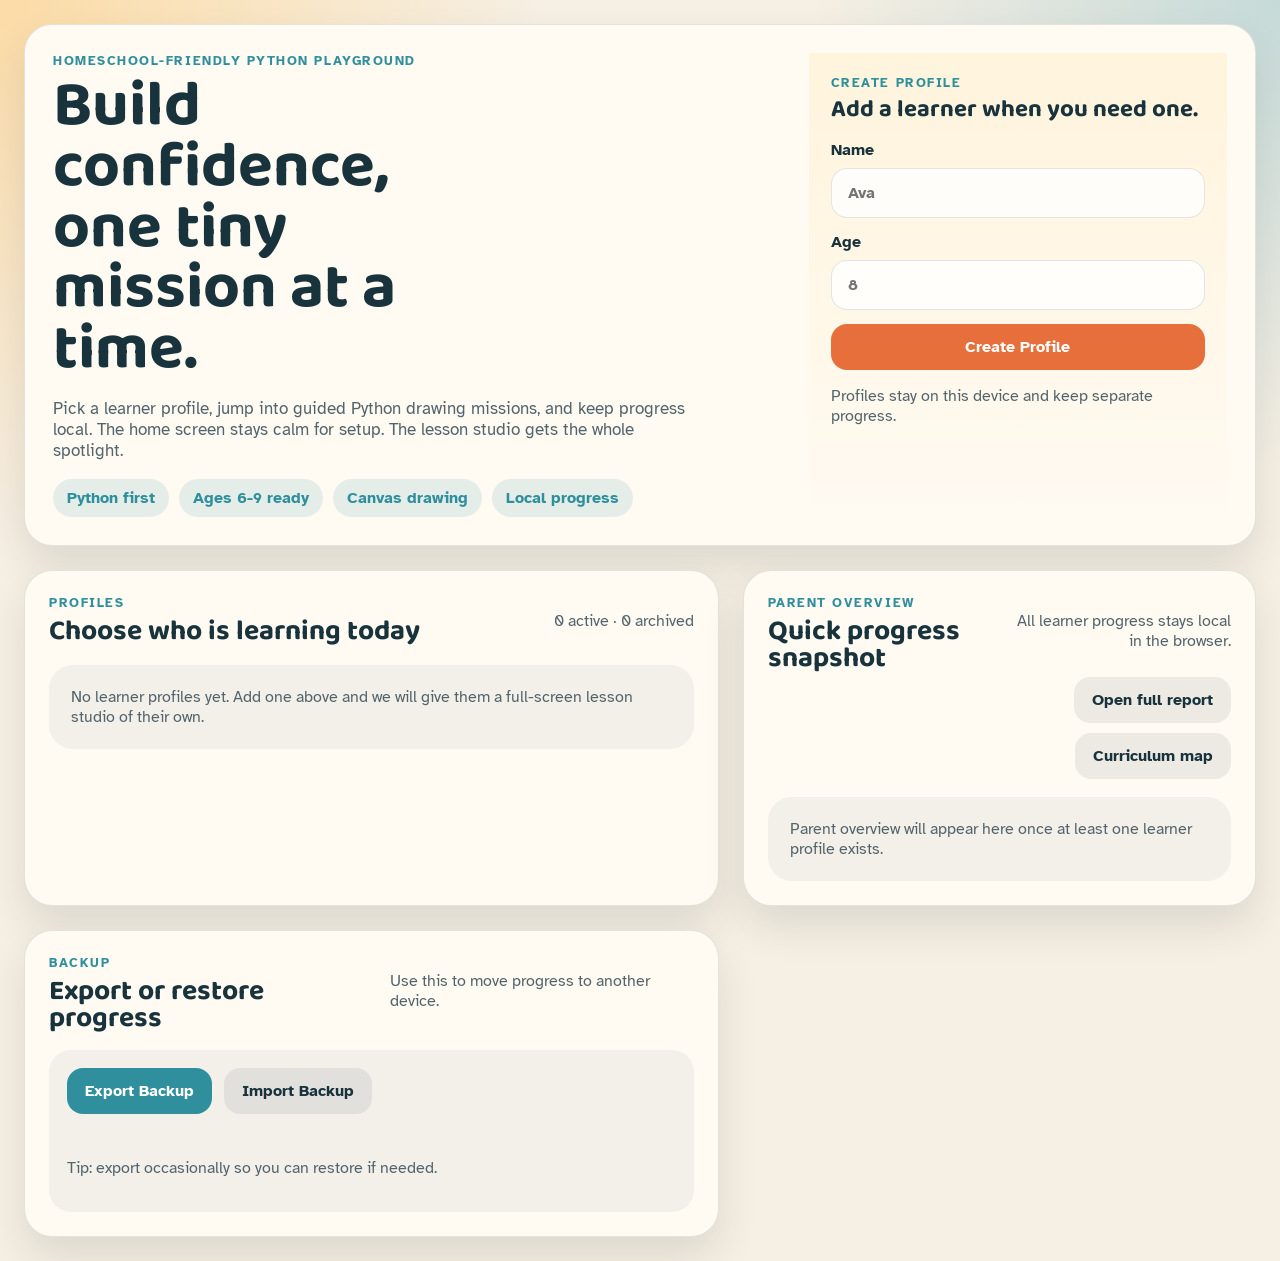
<file: app/index.html>
<!DOCTYPE html>
<html lang="en">
  <head>
    <meta charset="UTF-8" />
    <meta name="viewport" content="width=device-width, initial-scale=1.0" />
    <title>Homeschool Coders</title>
    <link rel="preconnect" href="https://fonts.googleapis.com" />
    <link rel="preconnect" href="https://fonts.gstatic.com" crossorigin />
    <link
      href="https://fonts.googleapis.com/css2?family=Baloo+2:wght@500;700&family=Atkinson+Hyperlegible:wght@400;700&display=swap"
      rel="stylesheet"
    />
    <link rel="stylesheet" href="./home.css" />
    <script type="module" src="./app.js"></script>
  </head>
  <body>
    <div class="home-shell">
      <header class="hero-card">
        <div class="hero-copy">
          <p class="eyebrow">Homeschool-friendly Python playground</p>
          <h1>Build confidence, one tiny mission at a time.</h1>
          <p class="hero-text">
            Pick a learner profile, jump into guided Python drawing missions, and keep progress local.
            The home screen stays calm for setup. The lesson studio gets the whole spotlight.
          </p>
          <div class="hero-pills">
            <span>Python first</span>
            <span>Ages 6-9 ready</span>
            <span>Canvas drawing</span>
            <span>Local progress</span>
          </div>
        </div>

        <section class="create-card" aria-labelledby="create-profile-title">
          <div>
            <p class="section-label">Create Profile</p>
            <h2 id="create-profile-title">Add a learner when you need one.</h2>
          </div>
          <form id="profile-form" class="profile-form">
            <label>
              <span>Name</span>
              <input id="profile-name" name="name" type="text" maxlength="32" placeholder="Ava" required />
            </label>
            <label>
              <span>Age</span>
              <input id="profile-age" name="age" type="number" min="4" max="99" placeholder="8" required />
            </label>
            <button type="submit" class="primary-button">Create Profile</button>
          </form>
          <p id="create-feedback" class="feedback-text">Profiles stay on this device and keep separate progress.</p>
        </section>
      </header>

      <main class="home-grid">
        <section class="panel" aria-labelledby="profiles-title">
          <div class="panel-head">
            <div>
              <p class="section-label">Profiles</p>
              <h2 id="profiles-title">Choose who is learning today</h2>
            </div>
            <p id="profile-count" class="meta-copy"></p>
          </div>
          <div id="profiles-grid" class="profiles-grid"></div>
          <details id="archived-details" class="archived-details">
            <summary>
              Archived profiles
              <span id="archived-count" class="meta-copy"></span>
            </summary>
            <div id="archived-grid" class="profiles-grid archived-grid"></div>
          </details>
        </section>

        <section class="panel" aria-labelledby="overview-title">
          <div class="panel-head">
            <div>
              <p class="section-label">Parent Overview</p>
              <h2 id="overview-title">Quick progress snapshot</h2>
            </div>
            <div class="panel-actions">
              <p class="meta-copy">All learner progress stays local in the browser.</p>
              <a id="open-report" class="ghost-button link-button" href="./report.html">Open full report</a>
              <a class="ghost-button link-button" href="./curriculum.html">Curriculum map</a>
            </div>
          </div>
          <div id="overview-grid" class="overview-grid"></div>
        </section>

        <section class="panel" aria-labelledby="backup-title">
          <div class="panel-head">
            <div>
              <p class="section-label">Backup</p>
              <h2 id="backup-title">Export or restore progress</h2>
            </div>
            <p class="meta-copy">Use this to move progress to another device.</p>
          </div>
          <div class="backup-card">
            <div class="backup-actions">
              <button id="export-backup" class="secondary-button" type="button">Export Backup</button>
              <label class="import-button">
                <input id="import-backup" type="file" accept="application/json" />
                <span class="ghost-button">Import Backup</span>
              </label>
            </div>
            <div id="offline-status" class="offline-status" aria-live="polite"></div>
            <p id="backup-feedback" class="feedback-text">Tip: export occasionally so you can restore if needed.</p>
          </div>
        </section>
      </main>
    </div>
  </body>
</html>
</file>
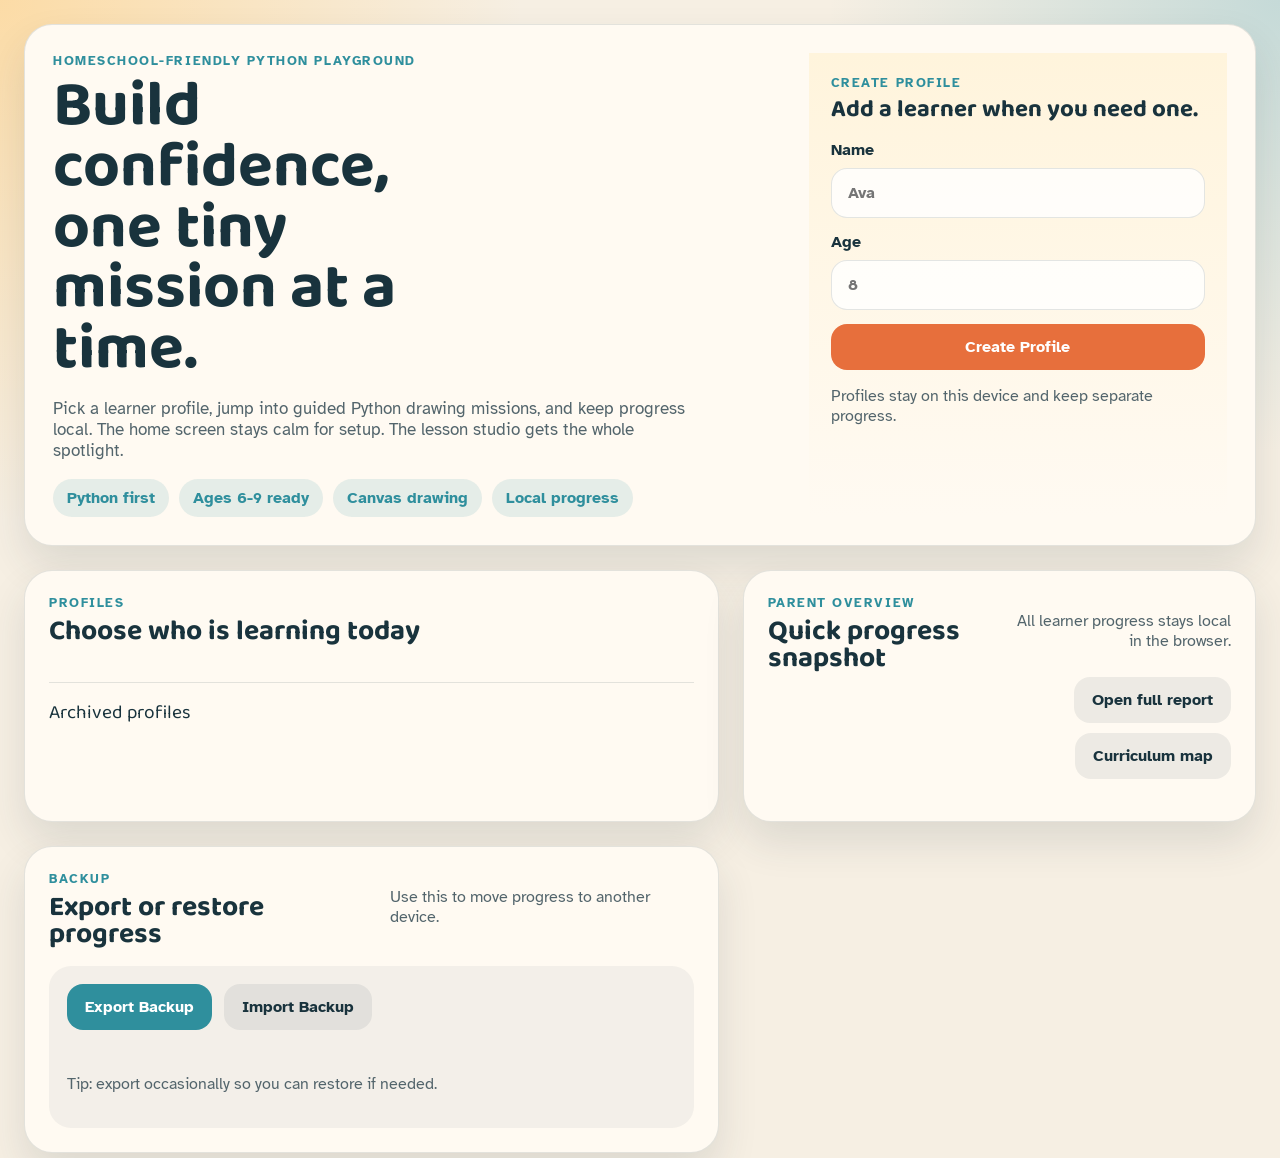
<file: app/curriculum.html>
<!DOCTYPE html>
<html lang="en">
  <head>
    <meta charset="UTF-8" />
    <meta name="viewport" content="width=device-width, initial-scale=1.0" />
    <title>Homeschool Coders Curriculum</title>
    <link rel="preconnect" href="https://fonts.googleapis.com" />
    <link rel="preconnect" href="https://fonts.gstatic.com" crossorigin />
    <link
      href="https://fonts.googleapis.com/css2?family=Baloo+2:wght@500;700&family=Atkinson+Hyperlegible:wght@400;700&display=swap"
      rel="stylesheet"
    />
    <link rel="stylesheet" href="./curriculum.css" />
    <script type="module" src="./curriculumPage.js"></script>
  </head>
  <body class="teacher-locked">
    <div class="curriculum-shell">
      <header class="curriculum-topbar">
        <div class="topbar-left">
          <a class="ghost-link" href="./index.html">Back Home</a>
          <a class="ghost-link" href="./report.html">Back to Report</a>
          <div>
            <p class="eyebrow">Teacher View</p>
            <h1>Curriculum Map</h1>
          </div>
        </div>
        <div class="topbar-right">
          <label class="profile-picker">
            <span>Learner</span>
            <select id="curriculum-profile-select"></select>
          </label>
          <div class="track-switcher" role="tablist" aria-label="Track chooser">
            <button id="track-kids" class="track-button" type="button">Kids Track</button>
            <button id="track-explorer" class="track-button" type="button">Explorer Track</button>
          </div>
          <button id="unlock-teacher" class="secondary-button" type="button">Unlock</button>
          <button id="lock-session" class="ghost-link" type="button" hidden>Lock session</button>
        </div>
      </header>

      <section class="summary-row">
        <article class="summary-card">
          <p class="eyebrow">Snapshot</p>
          <h2 id="summary-learner">Learner</h2>
          <p id="summary-track" class="meta"></p>
          <p id="summary-progress" class="meta"></p>
        </article>
        <article class="summary-card">
          <p class="eyebrow">How To Use</p>
          <h2>Teach With Units</h2>
          <p class="meta">
            Units group lessons into a sequence you can follow week-to-week. Click a lesson to open it in the Studio.
          </p>
        </article>
      </section>

      <main id="unit-list" class="unit-list"></main>
    </div>
  </body>
</html>
</file>
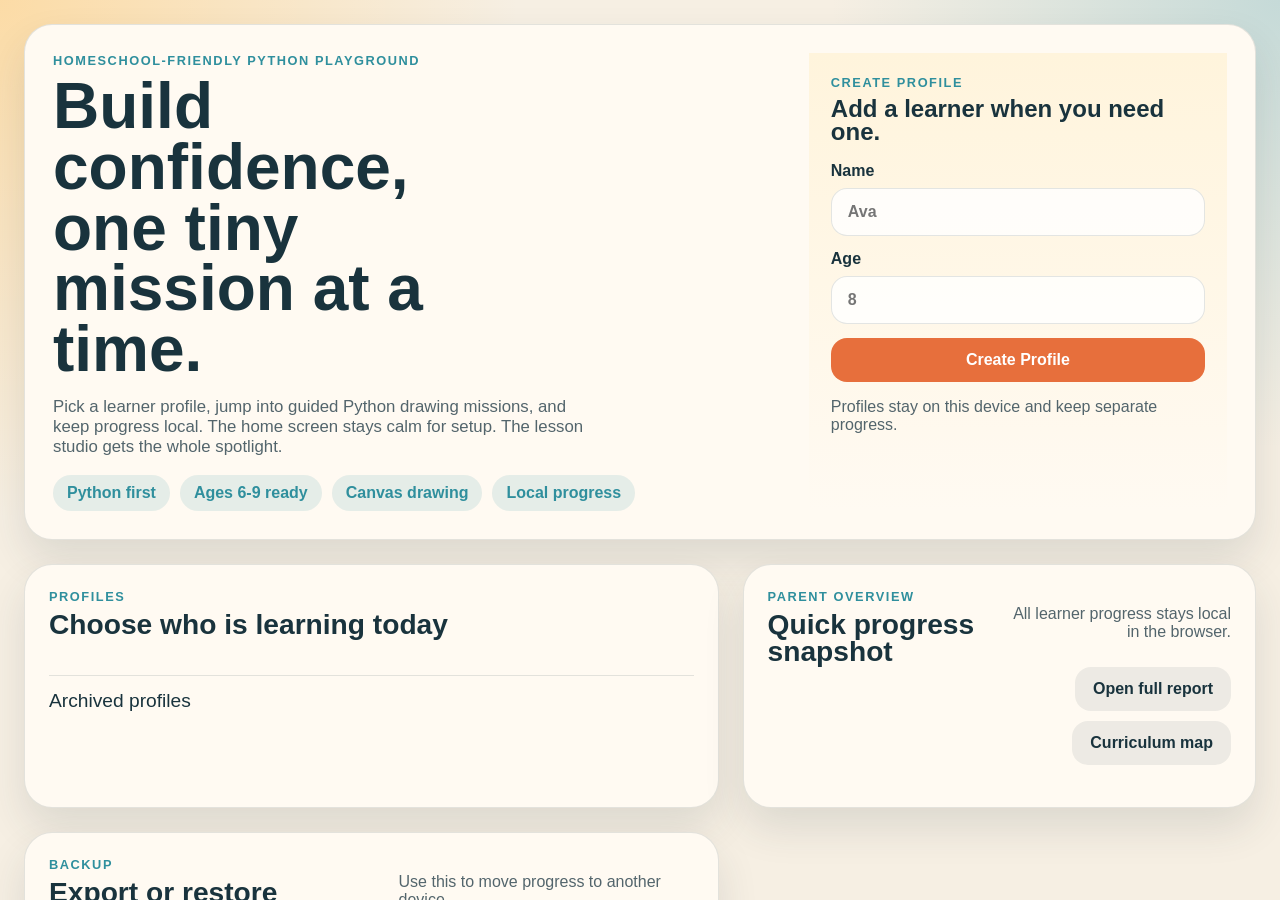
<file: app/learn.html>
<!DOCTYPE html>
<html lang="en">
  <head>
    <meta charset="UTF-8" />
    <meta name="viewport" content="width=device-width, initial-scale=1.0" />
    <title>Homeschool Coders Studio</title>
    <link rel="preconnect" href="https://fonts.googleapis.com" />
    <link rel="preconnect" href="https://fonts.gstatic.com" crossorigin />
    <link
      href="https://fonts.googleapis.com/css2?family=Baloo+2:wght@500;700&family=Atkinson+Hyperlegible:wght@400;700&display=swap"
      rel="stylesheet"
    />
    <link rel="stylesheet" href="./learn.css" />
    <script type="module" src="./learn.js"></script>
  </head>
  <body>
    <div class="studio-shell">
      <header class="studio-topbar">
        <div class="topbar-left">
          <a class="ghost-link" href="./index.html">Back Home</a>
          <a id="open-report-link" class="ghost-link" href="./report.html">Progress Report</a>
          <a id="print-lesson-link" class="ghost-link" href="./lesson.html">Print Lesson</a>
          <div>
            <p class="eyebrow">Learning Studio</p>
            <h1 id="workspace-title">Python Canvas Missions</h1>
          </div>
        </div>
        <div class="topbar-right">
          <label class="profile-picker">
            <span>Learner</span>
            <select id="workspace-profile-select"></select>
          </label>
          <div id="teacher-override-pill" class="teacher-override-pill" title="Teacher override enabled" aria-hidden="true">
            Teacher override: unlocked
          </div>
          <div class="track-switcher" role="tablist" aria-label="Track chooser">
            <button id="track-kids" class="track-button" type="button">Kids Track</button>
            <button id="track-explorer" class="track-button" type="button">Explorer Track</button>
          </div>
        </div>
      </header>

      <section class="lesson-hero">
        <div class="lesson-meta">
          <p class="eyebrow">Current Lesson</p>
          <h2 id="lesson-title">Loading lesson...</h2>
          <p id="lesson-unit" class="lesson-unit"></p>
          <p id="lesson-description" class="lesson-description"></p>
        </div>
        <div class="lesson-cards">
          <article class="info-card mission-card">
            <p class="info-label">Instructions</p>
            <p id="lesson-mission" class="info-copy"></p>
            <div id="lesson-steps" class="chip-row"></div>
          </article>
          <article class="info-card checkpoint-card">
            <p class="info-label">Checkpoint</p>
            <p id="checkpoint-copy" class="info-copy"></p>
            <div id="checkpoint-steps" class="checkpoint-steps"></div>
            <p id="lesson-hint" class="hint-copy"></p>
          </article>
        </div>
      </section>

      <main class="studio-grid sidebar-open">
        <aside id="studio-sidebar" class="studio-sidebar">
          <div class="sidebar-head">
            <div>
              <p class="eyebrow">Lesson Path</p>
              <h3 id="track-title">Track</h3>
              <p id="track-progress" class="sidebar-copy"></p>
            </div>
            <button id="toggle-sidebar" class="icon-button" type="button" aria-expanded="true">Collapse</button>
          </div>

          <div class="sidebar-tabs" role="tablist" aria-label="Sidebar sections">
            <button id="tab-missions" class="sidebar-tab active" type="button">Explorer</button>
            <button id="tab-badges" class="sidebar-tab" type="button">Badge Shelf</button>
          </div>

          <div id="panel-missions" class="sidebar-panel active">
            <div id="lesson-list" class="lesson-list"></div>
          </div>

          <div id="panel-badges" class="sidebar-panel">
            <p class="sidebar-copy">Every completed lesson lights up a new badge.</p>
            <div id="badge-shelf" class="badge-shelf"></div>
          </div>
        </aside>

        <section class="studio-column code-column">
          <div class="panel-head compact">
            <div>
              <p class="eyebrow">Integrated Studio</p>
              <h3>Write and run Python</h3>
            </div>
            <div class="action-row">
              <button id="run-python" class="primary-button" type="button">Run Python</button>
              <button id="cache-python" class="secondary-button" type="button" title="Download the Python runtime so this device can run lessons offline.">
                Cache Python Offline
              </button>
              <button id="reset-workspace" class="ghost-button" type="button">Reset</button>
            </div>
          </div>
          <p id="editor-micro-hint" class="editor-micro-hint"></p>
          <div class="hint-actions">
            <button id="show-hint" class="ghost-button" type="button">Show hint</button>
            <button id="stuck-help" class="ghost-button" type="button">I'm stuck</button>
          </div>
          <textarea id="code-editor" spellcheck="false" aria-label="Python editor"></textarea>
          <div class="status-row">
            <p id="editor-status">Loading workspace...</p>
            <p id="lesson-status" class="status-pill">In progress</p>
          </div>
          <section class="runtime-panel">
            <div class="panel-head compact runtime-head">
              <div>
                <p class="eyebrow">Runtime Log</p>
                <h3>Feedback</h3>
              </div>
            </div>
            <pre id="runtime-log">Runtime log will appear here.</pre>
            <p id="checkpoint-result" class="checkpoint-result">Run your code to see whether the mission checkpoint passes.</p>
            <section class="reference-panel">
              <div class="panel-head compact reference-head">
                <div>
                  <p class="eyebrow">Function Reference</p>
                  <h3>Usable commands</h3>
                </div>
              </div>
              <div id="function-reference" class="function-reference"></div>
            </section>

            <details class="example-panel" id="example-panel">
              <summary class="example-summary">
                <span>
                  <p class="eyebrow">Example</p>
                  <h3>See a sample solution</h3>
                </span>
              </summary>
              <div class="example-body">
                <p class="example-copy">
                  Try a few times first. If you are stuck, you can reveal an example and learn from it.
                </p>
                <div class="example-actions">
                  <button id="reveal-example" class="ghost-button" type="button">Reveal example</button>
                  <button id="copy-example" class="secondary-button" type="button" disabled>Copy to editor</button>
                </div>
                <pre id="example-code" class="example-code" aria-label="Example code">Example is hidden.</pre>
              </div>
            </details>

            <details class="notes-panel" id="lesson-notes-panel">
              <summary class="notes-summary">
                <span>
                  <p class="eyebrow">Notes</p>
                  <h3>Lesson notes (optional)</h3>
                </span>
              </summary>
              <div class="notes-body">
                <label class="notes-field">
                  <span>What did you build today?</span>
                  <textarea id="learner-notes" rows="3" placeholder="We drew a square by moving and turning four times."></textarea>
                </label>
                <label class="notes-field">
                  <span>Parent/Teacher notes</span>
                  <textarea id="parent-notes" rows="3" placeholder="What went well? What do we want to practice next time?"></textarea>
                </label>
                <p class="notes-meta" id="notes-status">Notes save automatically on this device.</p>
              </div>
            </details>
          </section>
        </section>

        <section class="studio-column visual-column">
          <article class="output-panel">
            <div class="panel-head compact">
              <div>
                <p class="eyebrow">Visual Output</p>
                <h3>Your canvas</h3>
              </div>
            </div>
            <canvas id="drawing-surface" width="900" height="560"></canvas>
          </article>

          <article class="preview-panel">
            <div class="panel-head compact">
              <div>
                <p class="eyebrow">Target Preview</p>
                <h3>Lesson example</h3>
              </div>
            </div>
            <canvas id="target-preview-canvas" width="420" height="180"></canvas>
            <p id="target-preview-copy" class="preview-copy"></p>
          </article>
        </section>
      </main>
    </div>

    <div id="celebration-modal" class="celebration-modal" aria-hidden="true">
      <div class="celebration-backdrop"></div>
      <div class="celebration-card">
        <div id="confetti-layer" class="confetti-layer" aria-hidden="true"></div>
        <p class="eyebrow">Lesson Complete</p>
        <h2 id="celebration-title">You did it!</h2>
        <div class="star-row" aria-label="Three stars earned">
          <span class="star">★</span>
          <span class="star">★</span>
          <span class="star">★</span>
        </div>
        <p id="celebration-copy" class="celebration-copy"></p>
        <div class="celebration-actions">
          <button id="close-celebration" class="ghost-button" type="button">Stay Here</button>
          <button id="next-lesson-button" class="primary-button" type="button">Next Lesson</button>
        </div>
      </div>
    </div>

    <div id="toast-layer" class="toast-layer" aria-live="polite" aria-atomic="true"></div>
  </body>
</html>
</file>
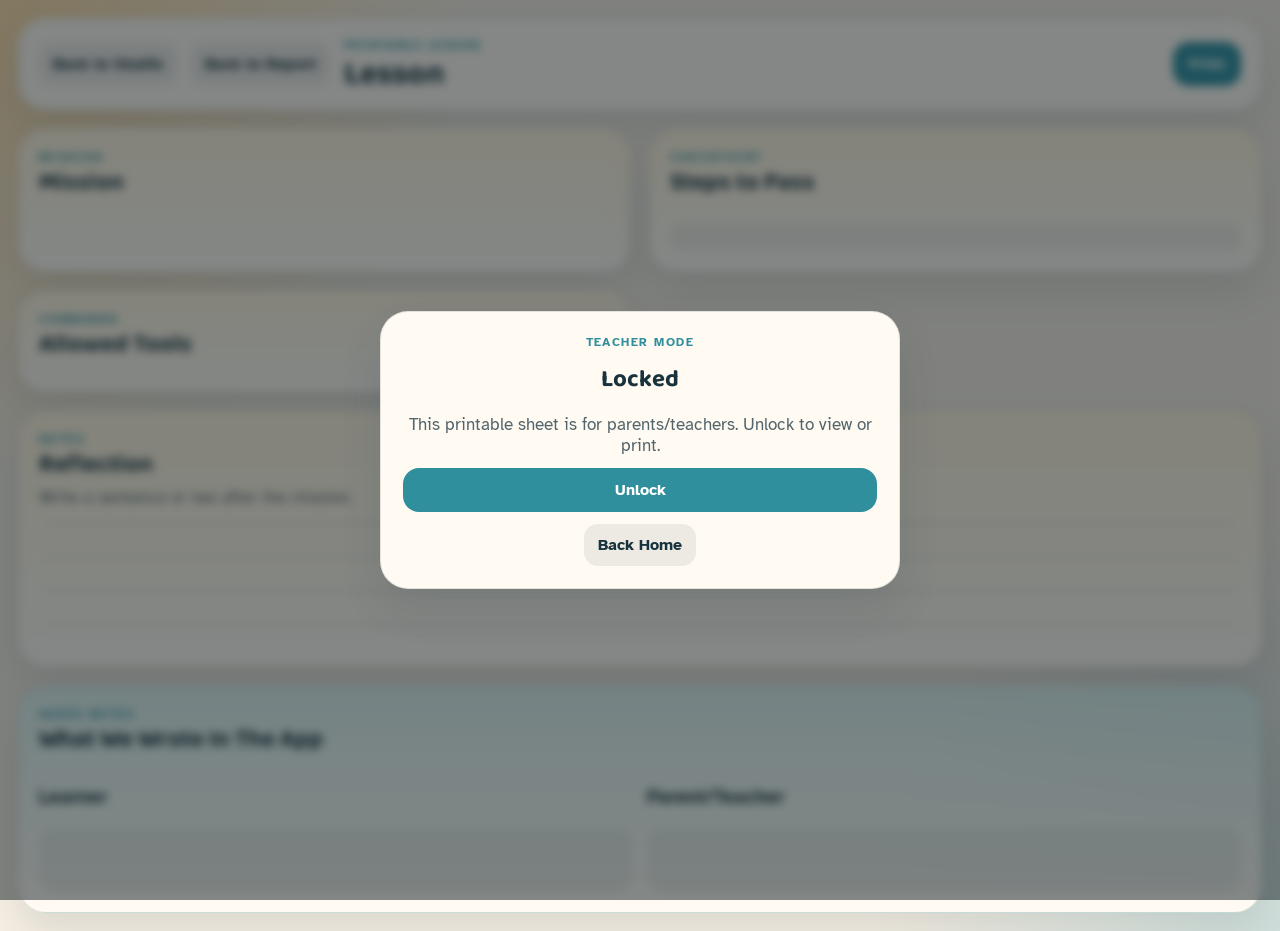
<file: app/lesson.html>
<!DOCTYPE html>
<html lang="en">
  <head>
    <meta charset="UTF-8" />
    <meta name="viewport" content="width=device-width, initial-scale=1.0" />
    <title>Homeschool Coders Lesson Sheet</title>
    <link rel="preconnect" href="https://fonts.googleapis.com" />
    <link rel="preconnect" href="https://fonts.gstatic.com" crossorigin />
    <link
      href="https://fonts.googleapis.com/css2?family=Baloo+2:wght@500;700&family=Atkinson+Hyperlegible:wght@400;700&display=swap"
      rel="stylesheet"
    />
    <link rel="stylesheet" href="./lesson.css" />
    <script type="module" src="./lesson.js"></script>
  </head>
  <body>
    <div class="sheet-shell">
      <div id="teacher-lock" class="teacher-lock" aria-hidden="true">
        <div class="teacher-lock-backdrop"></div>
        <div class="teacher-lock-card">
          <p class="eyebrow">Teacher Mode</p>
          <h2>Locked</h2>
          <p class="copy">This printable sheet is for parents/teachers. Unlock to view or print.</p>
          <button id="unlock-teacher" class="secondary-button" type="button">Unlock</button>
          <a class="ghost-link" href="./index.html">Back Home</a>
        </div>
      </div>
      <header class="sheet-topbar">
        <div class="topbar-left">
          <a id="back-studio" class="ghost-link" href="./learn.html">Back to Studio</a>
          <a id="back-report" class="ghost-link" href="./report.html">Back to Report</a>
          <div>
            <p class="eyebrow">Printable Lesson</p>
            <h1 id="sheet-title">Lesson</h1>
          </div>
        </div>
        <div class="topbar-right">
          <div class="meta-stack">
            <p id="sheet-learner" class="meta"></p>
            <p id="sheet-status" class="meta"></p>
          </div>
          <button id="print-sheet" class="secondary-button" type="button">Print</button>
        </div>
      </header>

      <main class="sheet-grid">
        <section class="sheet-card">
          <p class="eyebrow">Mission</p>
          <h2 id="mission-title">Mission</h2>
          <p id="mission-copy" class="copy"></p>
          <div id="target-steps" class="pill-row"></div>
        </section>

        <section class="sheet-card">
          <p class="eyebrow">Checkpoint</p>
          <h2>Steps to Pass</h2>
          <ol id="milestone-list" class="milestone-list"></ol>
          <p id="concept-copy" class="concept"></p>
        </section>

        <section class="sheet-card">
          <p class="eyebrow">Commands</p>
          <h2>Allowed Tools</h2>
          <div id="command-list" class="command-list"></div>
        </section>

        <section class="sheet-card notes-card">
          <p class="eyebrow">Notes</p>
          <h2>Reflection</h2>
          <p class="copy">Write a sentence or two after the mission.</p>
          <div class="note-lines" aria-hidden="true">
            <div></div>
            <div></div>
            <div></div>
            <div></div>
          </div>
        </section>

        <section class="sheet-card notes-card saved-notes-card">
          <p class="eyebrow">Saved Notes</p>
          <h2>What We Wrote In The App</h2>
          <p id="saved-notes-meta" class="copy"></p>
          <div class="saved-notes-grid">
            <div>
              <h3 class="saved-notes-title">Learner</h3>
              <p id="saved-notes-learner" class="saved-notes-body"></p>
            </div>
            <div>
              <h3 class="saved-notes-title">Parent/Teacher</h3>
              <p id="saved-notes-parent" class="saved-notes-body"></p>
            </div>
          </div>
        </section>
      </main>
    </div>
  </body>
</html>
</file>
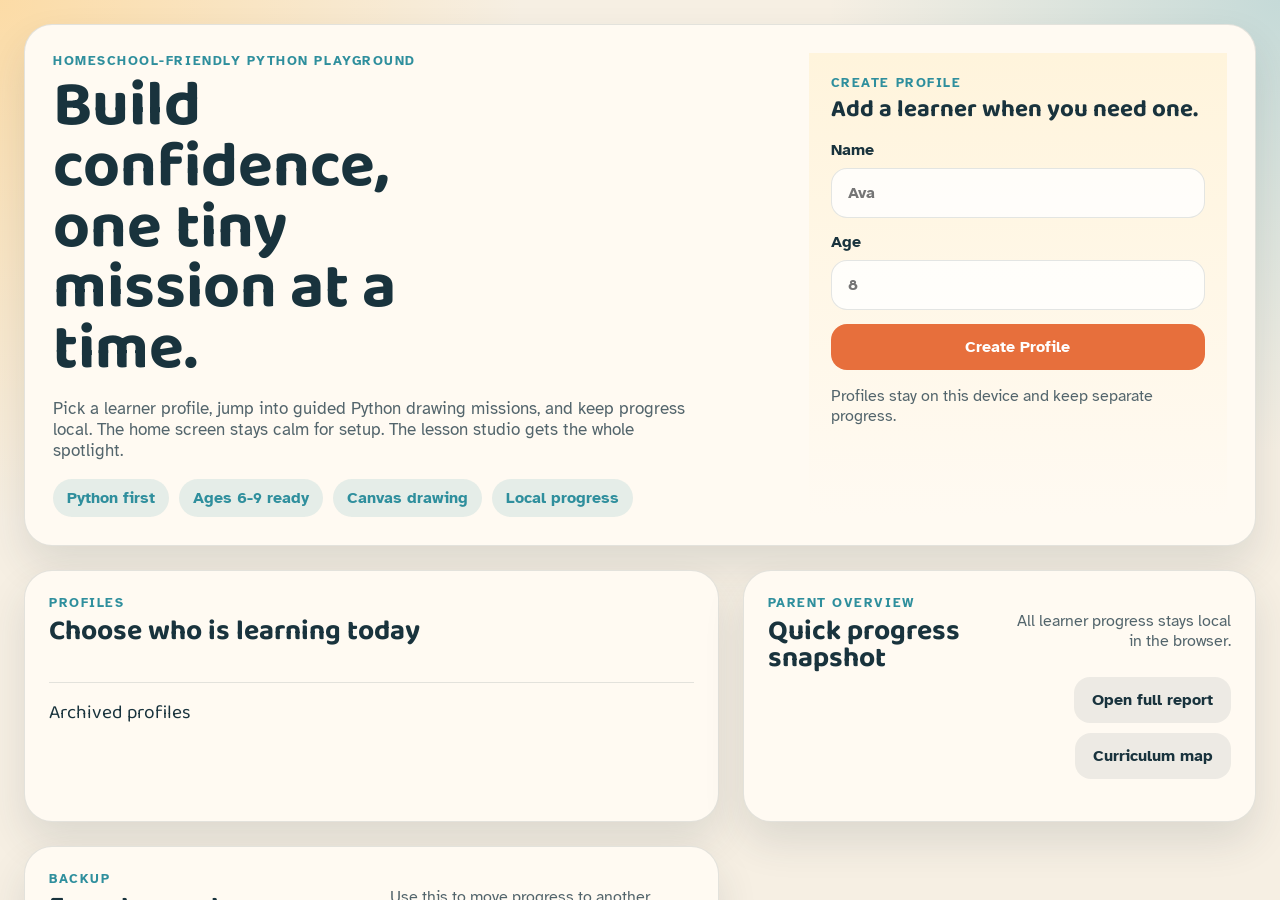
<file: app/report.html>
<!DOCTYPE html>
<html lang="en">
  <head>
    <meta charset="UTF-8" />
    <meta name="viewport" content="width=device-width, initial-scale=1.0" />
    <title>Homeschool Coders Progress Report</title>
    <link rel="preconnect" href="https://fonts.googleapis.com" />
    <link rel="preconnect" href="https://fonts.gstatic.com" crossorigin />
    <link
      href="https://fonts.googleapis.com/css2?family=Baloo+2:wght@500;700&family=Atkinson+Hyperlegible:wght@400;700&display=swap"
      rel="stylesheet"
    />
    <link rel="stylesheet" href="./report.css" />
    <script type="module" src="./report.js"></script>
  </head>
  <body>
    <div class="report-shell">
      <header class="report-topbar">
        <div class="topbar-left">
          <a class="ghost-link" href="./index.html">Back Home</a>
          <a class="ghost-link" href="./curriculum.html">Curriculum</a>
          <div>
            <p class="eyebrow">Teacher View</p>
            <h1>Progress Report</h1>
          </div>
        </div>
        <div class="topbar-right">
          <label class="profile-picker">
            <span>Learner</span>
            <select id="report-profile-select"></select>
          </label>
          <label class="toggle-pill">
            <input id="report-hide-completed" type="checkbox" />
            <span>Hide completed</span>
          </label>
          <button id="teacher-mode" class="ghost-link" type="button" aria-pressed="false">Teacher mode: Locked</button>
          <button id="lock-session" class="ghost-link" type="button" hidden>Lock session</button>
          <button id="print-report" class="secondary-button" type="button">Print</button>
        </div>
      </header>

      <section class="summary-grid">
        <article class="summary-card">
          <p class="eyebrow">Snapshot</p>
          <h2 id="summary-name">Learner</h2>
          <div class="summary-lines">
            <p id="summary-age"></p>
            <p id="summary-last-active"></p>
            <p id="summary-badges"></p>
          </div>
        </article>
        <article class="summary-card">
          <p class="eyebrow">Current</p>
          <h2 id="summary-track">Track</h2>
          <div class="summary-lines">
            <p id="summary-lesson"></p>
            <p id="summary-progress"></p>
          </div>
        </article>
        <article class="summary-card">
          <p class="eyebrow">Teacher Tools</p>
          <h2>Overrides</h2>
          <div class="summary-lines">
            <label class="toggle-pill tool-toggle" data-teacher-only="true">
              <input id="unlock-all-lessons" type="checkbox" />
              <span>Unlock all lessons</span>
            </label>
            <p class="meta-note">
              Lets you open any lesson in the Studio without completing previous lessons first.
            </p>
            <div class="teacher-actions">
              <button id="change-parent-code" class="ghost-link" type="button" data-teacher-only="true">Change parent code</button>
              <button id="clear-parent-code" class="ghost-link danger-link" type="button" data-teacher-only="true">Clear parent code</button>
            </div>
            <p id="teacher-lock-hint" class="lock-hint">
              Teacher mode is locked. Click “Teacher mode” in the top bar to edit overrides and notes.
            </p>
          </div>
        </article>
      </section>

      <section class="activity-section" aria-labelledby="activity-title">
        <div class="activity-head">
          <div>
            <p class="eyebrow">Log</p>
            <h2 id="activity-title">Recent activity</h2>
          </div>
          <button id="clear-activity" class="ghost-link" type="button" data-teacher-only="true">Clear</button>
        </div>
        <div id="activity-list" class="activity-list"></div>
      </section>

      <main id="track-sections" class="track-sections"></main>
    </div>

    <div id="notes-modal" class="notes-modal" aria-hidden="true">
      <div class="notes-backdrop" data-close-modal="true"></div>
      <div class="notes-card" role="dialog" aria-modal="true" aria-labelledby="notes-title">
        <div class="notes-head">
          <div>
            <p class="eyebrow">Lesson Notes</p>
            <h2 id="notes-title">Edit notes</h2>
            <p id="notes-subtitle" class="notes-subtitle"></p>
          </div>
          <button id="close-notes" class="ghost-link" type="button">Close</button>
        </div>

        <div class="notes-fields">
          <label class="notes-field">
            <span>Learner notes</span>
            <textarea id="notes-learner" rows="4" placeholder="What did you build today?"></textarea>
          </label>
          <label class="notes-field">
            <span>Parent/Teacher notes</span>
            <textarea id="notes-parent" rows="4" placeholder="What went well? What should we practice next?"></textarea>
          </label>
        </div>

        <div class="notes-actions">
          <a id="notes-open-sheet" class="ghost-link" href="./lesson.html">Open printable sheet</a>
          <button id="unlock-teacher" class="ghost-link" type="button">Unlock teacher mode</button>
          <button id="save-notes" class="secondary-button" type="button" data-teacher-only="true">Save notes</button>
        </div>

        <p id="notes-status" class="notes-status"></p>
      </div>
    </div>
  </body>
</html>
</file>
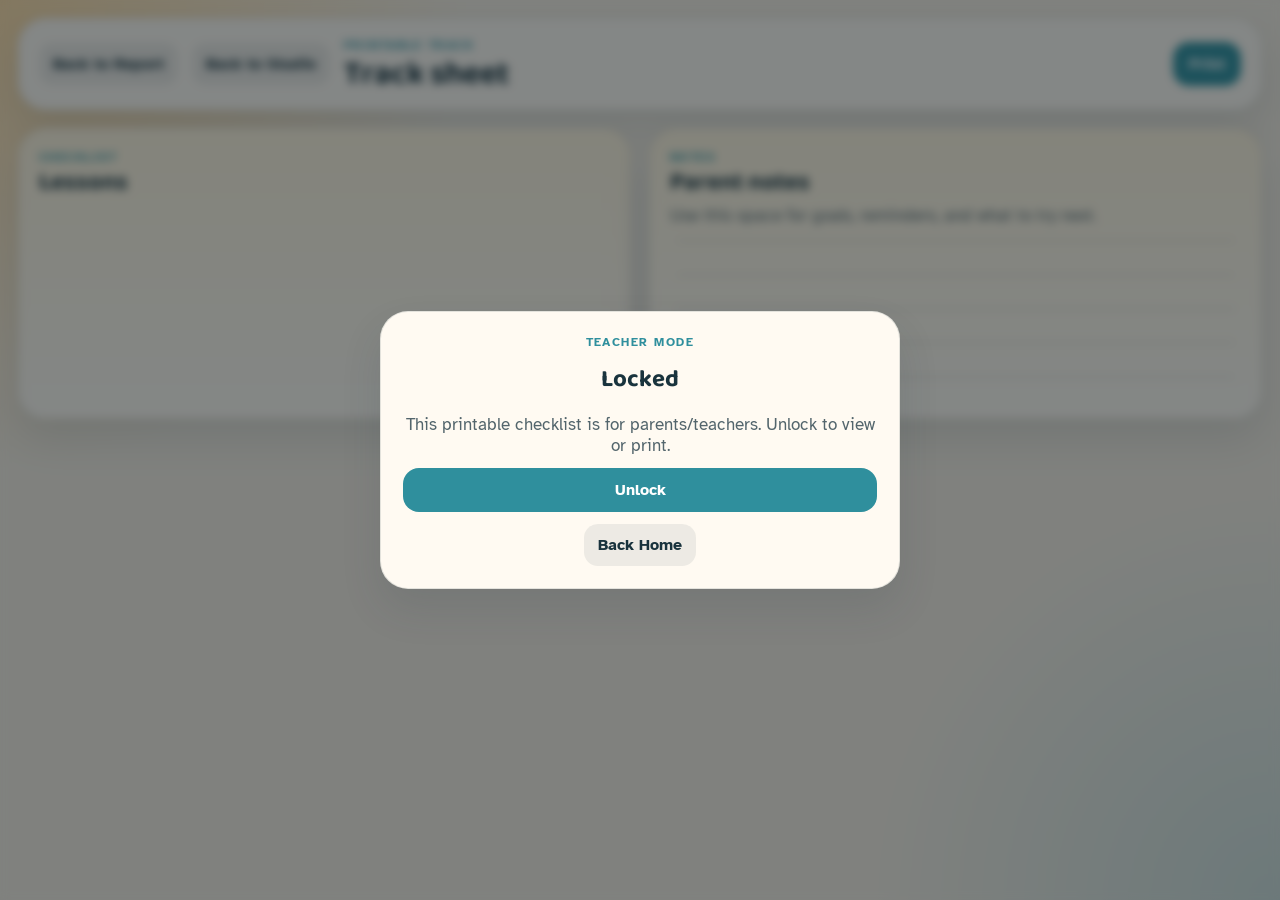
<file: app/track.html>
<!DOCTYPE html>
<html lang="en">
  <head>
    <meta charset="UTF-8" />
    <meta name="viewport" content="width=device-width, initial-scale=1.0" />
    <title>Homeschool Coders Track Sheet</title>
    <link rel="preconnect" href="https://fonts.googleapis.com" />
    <link rel="preconnect" href="https://fonts.gstatic.com" crossorigin />
    <link
      href="https://fonts.googleapis.com/css2?family=Baloo+2:wght@500;700&family=Atkinson+Hyperlegible:wght@400;700&display=swap"
      rel="stylesheet"
    />
    <link rel="stylesheet" href="./track.css" />
    <script type="module" src="./track.js"></script>
  </head>
  <body>
    <div class="track-shell">
      <div id="teacher-lock" class="teacher-lock" aria-hidden="true">
        <div class="teacher-lock-backdrop"></div>
        <div class="teacher-lock-card">
          <p class="eyebrow">Teacher Mode</p>
          <h2>Locked</h2>
          <p class="copy">This printable checklist is for parents/teachers. Unlock to view or print.</p>
          <button id="unlock-teacher" class="secondary-button" type="button">Unlock</button>
          <a class="ghost-link" href="./index.html">Back Home</a>
        </div>
      </div>
      <header class="track-topbar">
        <div class="topbar-left">
          <a id="back-report" class="ghost-link" href="./report.html">Back to Report</a>
          <a id="back-studio" class="ghost-link" href="./learn.html">Back to Studio</a>
          <div>
            <p class="eyebrow">Printable Track</p>
            <h1 id="track-title">Track sheet</h1>
          </div>
        </div>
        <div class="topbar-right">
          <div class="meta-stack">
            <p id="track-learner" class="meta"></p>
            <p id="track-progress" class="meta"></p>
          </div>
          <button id="print-track" class="secondary-button" type="button">Print</button>
        </div>
      </header>

      <main class="track-grid">
        <section class="track-card">
          <p class="eyebrow">Checklist</p>
          <h2>Lessons</h2>
          <ol id="track-lessons" class="lesson-list"></ol>
        </section>

        <section class="track-card">
          <p class="eyebrow">Notes</p>
          <h2>Parent notes</h2>
          <p class="copy">Use this space for goals, reminders, and what to try next.</p>
          <div class="note-lines" aria-hidden="true">
            <div></div>
            <div></div>
            <div></div>
            <div></div>
            <div></div>
          </div>
        </section>
      </main>
    </div>
  </body>
</html>
</file>
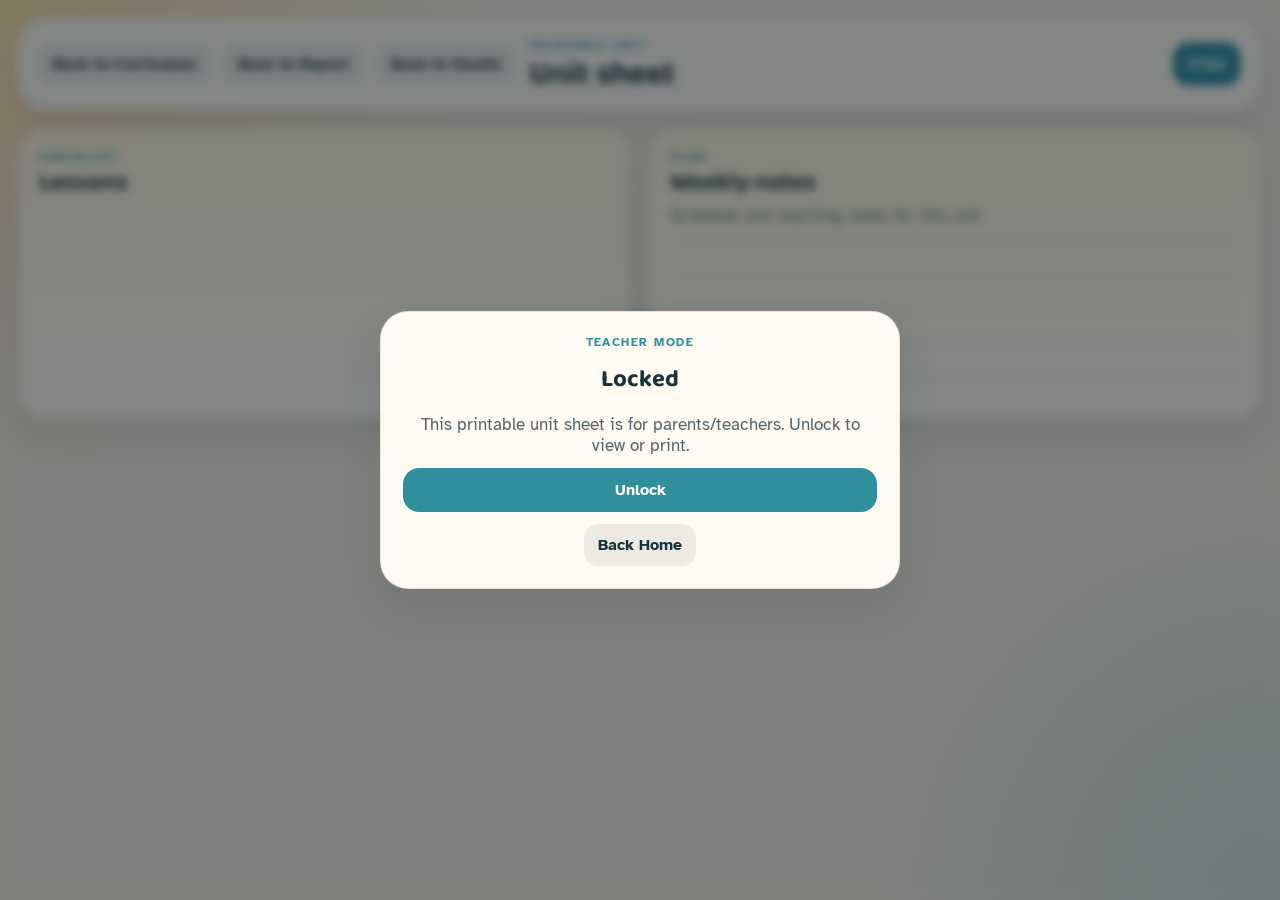
<file: app/unit.html>
<!DOCTYPE html>
<html lang="en">
  <head>
    <meta charset="UTF-8" />
    <meta name="viewport" content="width=device-width, initial-scale=1.0" />
    <title>Homeschool Coders Unit Sheet</title>
    <link rel="preconnect" href="https://fonts.googleapis.com" />
    <link rel="preconnect" href="https://fonts.gstatic.com" crossorigin />
    <link
      href="https://fonts.googleapis.com/css2?family=Baloo+2:wght@500;700&family=Atkinson+Hyperlegible:wght@400;700&display=swap"
      rel="stylesheet"
    />
    <link rel="stylesheet" href="./unit.css" />
    <script type="module" src="./unit.js"></script>
  </head>
  <body>
    <div class="unit-shell">
      <div id="teacher-lock" class="teacher-lock" aria-hidden="true">
        <div class="teacher-lock-backdrop"></div>
        <div class="teacher-lock-card">
          <p class="eyebrow">Teacher Mode</p>
          <h2>Locked</h2>
          <p class="copy">This printable unit sheet is for parents/teachers. Unlock to view or print.</p>
          <button id="unlock-teacher" class="secondary-button" type="button">Unlock</button>
          <a class="ghost-link" href="./index.html">Back Home</a>
        </div>
      </div>

      <header class="unit-topbar">
        <div class="topbar-left">
          <a id="back-curriculum" class="ghost-link" href="./curriculum.html">Back to Curriculum</a>
          <a id="back-report" class="ghost-link" href="./report.html">Back to Report</a>
          <a id="back-studio" class="ghost-link" href="./learn.html">Back to Studio</a>
          <div>
            <p class="eyebrow">Printable Unit</p>
            <h1 id="unit-title">Unit sheet</h1>
          </div>
        </div>
        <div class="topbar-right">
          <div class="meta-stack">
            <p id="unit-learner" class="meta"></p>
            <p id="unit-progress" class="meta"></p>
          </div>
          <button id="print-unit" class="secondary-button" type="button">Print</button>
        </div>
      </header>

      <main class="unit-grid">
        <section class="unit-card">
          <p class="eyebrow">Checklist</p>
          <h2>Lessons</h2>
          <ol id="unit-lessons" class="lesson-list"></ol>
        </section>

        <section class="unit-card">
          <p class="eyebrow">Plan</p>
          <h2>Weekly notes</h2>
          <p class="copy">Schedule and teaching notes for this unit.</p>
          <div class="note-lines" aria-hidden="true">
            <div></div>
            <div></div>
            <div></div>
            <div></div>
            <div></div>
          </div>
        </section>
      </main>
    </div>
  </body>
</html>
</file>
<file: app/home.css>
:root {
  --bg: #f6efe3;
  --panel: #fffaf2;
  --panel-strong: #fff4dc;
  --ink: #19333d;
  --muted: #53656c;
  --line: rgba(25, 51, 61, 0.12);
  --orange: #e76f3c;
  --teal: #2f8f9d;
  --blue: #457bff;
  --gold: #f4bf4f;
  --shadow: 0 20px 40px rgba(42, 57, 65, 0.12);
}

* {
  box-sizing: border-box;
}

body {
  margin: 0;
  min-height: 100vh;
  font-family: "Atkinson Hyperlegible", sans-serif;
  color: var(--ink);
  background:
    radial-gradient(circle at top left, rgba(255, 209, 134, 0.65), transparent 30%),
    radial-gradient(circle at top right, rgba(95, 174, 193, 0.32), transparent 26%),
    var(--bg);
}

button,
input {
  font: inherit;
}

.home-shell {
  width: 100%;
  padding: 24px;
}

.hero-card,
.panel,
.profile-card,
.overview-card {
  border: 1px solid var(--line);
  border-radius: 28px;
  background: var(--panel);
  box-shadow: var(--shadow);
}

.hero-card {
  display: grid;
  grid-template-columns: minmax(0, 1.4fr) minmax(320px, 0.8fr);
  gap: 24px;
  padding: 28px;
}

.eyebrow,
.section-label {
  margin: 0 0 8px;
  text-transform: uppercase;
  letter-spacing: 0.12em;
  font-size: 0.8rem;
  color: var(--teal);
  font-weight: 700;
}

.hero-copy h1,
.panel-head h2,
.create-card h2 {
  margin: 0;
  font-family: "Baloo 2", sans-serif;
  font-weight: 700;
  line-height: 0.95;
}

.hero-copy h1 {
  max-width: 12ch;
  font-size: clamp(2.6rem, 5vw, 4.8rem);
}

.hero-text,
.meta-copy,
.feedback-text,
.profile-stat,
.overview-copy {
  color: var(--muted);
}

.hero-text {
  max-width: 58ch;
  font-size: 1.05rem;
}

.hero-pills {
  display: flex;
  flex-wrap: wrap;
  gap: 10px;
  margin-top: 18px;
}

.hero-pills span,
.track-chip {
  display: inline-flex;
  align-items: center;
  gap: 8px;
  border-radius: 999px;
  padding: 9px 14px;
  background: rgba(47, 143, 157, 0.12);
  color: var(--teal);
  font-weight: 700;
}

.create-card {
  padding: 22px;
  background: linear-gradient(180deg, var(--panel-strong), var(--panel));
}

.profile-form {
  display: grid;
  gap: 14px;
  margin-top: 18px;
}

.profile-form label {
  display: grid;
  gap: 8px;
  font-weight: 700;
}

.profile-form input {
  width: 100%;
  border-radius: 16px;
  border: 1px solid var(--line);
  padding: 14px 16px;
  background: rgba(255, 255, 255, 0.8);
}

.primary-button,
.secondary-button,
.ghost-button {
  border: none;
  border-radius: 16px;
  padding: 13px 18px;
  cursor: pointer;
  font-weight: 700;
  display: inline-flex;
  align-items: center;
  justify-content: center;
  text-decoration: none;
}

.primary-button {
  background: var(--orange);
  color: white;
}

.secondary-button {
  background: var(--teal);
  color: white;
}

.ghost-button {
  background: rgba(25, 51, 61, 0.08);
  color: var(--ink);
}

.danger-button {
  background: rgba(231, 111, 60, 0.14);
  color: #a13a1a;
}

.home-grid {
  display: grid;
  grid-template-columns: minmax(0, 1.15fr) minmax(320px, 0.85fr);
  gap: 24px;
  margin-top: 24px;
}

.backup-card {
  display: grid;
  gap: 14px;
  padding: 18px;
  border-radius: 22px;
  background: rgba(25, 51, 61, 0.05);
}

.offline-status {
  display: grid;
  gap: 10px;
}

.offline-pill {
  display: inline-flex;
  align-items: center;
  justify-content: space-between;
  gap: 12px;
  padding: 12px 14px;
  border-radius: 18px;
  background: rgba(47, 143, 157, 0.12);
  color: var(--ink);
  font-weight: 800;
}

.offline-pill strong {
  font-family: "Baloo 2", sans-serif;
  font-size: 1.15rem;
}

.offline-pill button {
  border: none;
  border-radius: 14px;
  padding: 10px 12px;
  cursor: pointer;
  font-weight: 800;
  background: rgba(25, 51, 61, 0.08);
  color: var(--ink);
}

.offline-pill button:hover {
  background: rgba(25, 51, 61, 0.12);
}

.backup-actions {
  display: flex;
  flex-wrap: wrap;
  gap: 12px;
}

.import-button {
  position: relative;
  display: inline-flex;
}

.import-button input {
  position: absolute;
  width: 1px;
  height: 1px;
  overflow: hidden;
  clip: rect(0, 0, 0, 0);
  white-space: nowrap;
}

.panel {
  padding: 24px;
}

.panel-head {
  display: flex;
  align-items: flex-start;
  justify-content: space-between;
  gap: 18px;
  margin-bottom: 18px;
}

.panel-actions {
  display: grid;
  gap: 10px;
  justify-items: end;
  text-align: right;
}

.link-button {
  white-space: nowrap;
}

.panel-head h2 {
  font-size: clamp(1.7rem, 2.2vw, 2.4rem);
}

.profiles-grid,
.overview-grid {
  display: grid;
  gap: 16px;
}

.profiles-grid {
  grid-template-columns: repeat(auto-fit, minmax(250px, 1fr));
}

.archived-details {
  margin-top: 18px;
  border-top: 1px solid rgba(25, 51, 61, 0.12);
  padding-top: 14px;
}

.archived-details summary {
  cursor: pointer;
  display: flex;
  align-items: baseline;
  justify-content: space-between;
  gap: 12px;
  font-family: "Baloo 2", sans-serif;
  font-size: 1.2rem;
}

.archived-grid {
  margin-top: 14px;
}

.archived-card {
  background: rgba(25, 51, 61, 0.04);
}

.profile-card,
.overview-card {
  padding: 18px;
}

.profile-card {
  display: grid;
  gap: 14px;
}

.profile-top {
  display: flex;
  align-items: center;
  justify-content: space-between;
  gap: 14px;
}

.avatar-dot {
  width: 54px;
  height: 54px;
  border-radius: 18px;
  color: white;
  font-family: "Baloo 2", sans-serif;
  font-size: 1.5rem;
  display: grid;
  place-items: center;
}

.profile-name {
  margin: 0;
  font-family: "Baloo 2", sans-serif;
  font-size: 1.8rem;
}

.profile-age {
  margin: 4px 0 0;
  color: var(--muted);
}

.track-chip {
  justify-self: start;
}

.profile-stats {
  display: grid;
  grid-template-columns: repeat(3, minmax(0, 1fr));
  gap: 10px;
}

.stat-box {
  padding: 12px;
  border-radius: 18px;
  background: rgba(25, 51, 61, 0.06);
}

.stat-box strong {
  display: block;
  font-size: 1.25rem;
  font-family: "Baloo 2", sans-serif;
}

.profile-actions {
  display: flex;
  gap: 10px;
  flex-wrap: wrap;
}

.overview-grid {
  grid-template-columns: repeat(auto-fit, minmax(210px, 1fr));
}

.overview-card {
  background: linear-gradient(180deg, rgba(255, 244, 220, 0.9), rgba(255, 250, 242, 1));
}

.overview-card h3,
.overview-card p {
  margin: 0;
}

.overview-card h3 {
  font-family: "Baloo 2", sans-serif;
  font-size: 1.6rem;
}

.overview-stack {
  display: grid;
  gap: 8px;
  margin-top: 12px;
}

.overview-actions {
  display: flex;
  justify-content: flex-end;
  margin-top: 12px;
}

.overview-actions .ghost-button {
  padding: 10px 14px;
  border-radius: 14px;
}

.empty-state {
  padding: 22px;
  border-radius: 24px;
  background: rgba(25, 51, 61, 0.05);
  color: var(--muted);
}

@media (max-width: 980px) {
  .hero-card,
  .home-grid {
    grid-template-columns: 1fr;
  }
}

@media (max-width: 640px) {
  .home-shell {
    padding: 16px;
  }

  .hero-card,
  .panel {
    padding: 20px;
  }

  .profile-stats {
    grid-template-columns: 1fr;
  }
}
</file>
<file: app/curriculum.css>
:root {
  --bg: #f6efe3;
  --panel: #fffaf2;
  --panel-strong: #fff4dc;
  --ink: #19333d;
  --muted: #53656c;
  --line: rgba(25, 51, 61, 0.12);
  --orange: #e76f3c;
  --teal: #2f8f9d;
  --blue: #457bff;
  --green: #4e9f69;
  --shadow: 0 20px 40px rgba(42, 57, 65, 0.12);
}

* {
  box-sizing: border-box;
}

body {
  margin: 0;
  min-height: 100vh;
  font-family: "Atkinson Hyperlegible", sans-serif;
  color: var(--ink);
  background:
    radial-gradient(circle at top left, rgba(255, 209, 134, 0.65), transparent 30%),
    radial-gradient(circle at bottom right, rgba(95, 174, 193, 0.26), transparent 26%),
    var(--bg);
}

button,
select {
  font: inherit;
}

.curriculum-shell {
  width: 100%;
  padding: 18px;
  display: grid;
  gap: 18px;
}

.curriculum-topbar,
.summary-card,
.unit-card {
  border: 1px solid var(--line);
  border-radius: 28px;
  background: var(--panel);
  box-shadow: var(--shadow);
}

.curriculum-topbar {
  padding: 18px 20px;
  display: flex;
  justify-content: space-between;
  align-items: center;
  gap: 16px;
}

.topbar-left,
.topbar-right {
  display: flex;
  align-items: center;
  gap: 14px;
  flex-wrap: wrap;
}

.ghost-link {
  color: var(--ink);
  text-decoration: none;
  font-weight: 700;
  padding: 11px 14px;
  border-radius: 14px;
  background: rgba(25, 51, 61, 0.08);
}

.secondary-button {
  border: none;
  border-radius: 16px;
  padding: 12px 16px;
  cursor: pointer;
  font-weight: 800;
  background: var(--teal);
  color: white;
}

.eyebrow {
  margin: 0 0 6px;
  text-transform: uppercase;
  letter-spacing: 0.12em;
  font-size: 0.78rem;
  color: var(--teal);
  font-weight: 700;
}

h1,
h2,
p {
  margin: 0;
}

h1,
h2 {
  font-family: "Baloo 2", sans-serif;
  line-height: 1;
}

.profile-picker {
  display: grid;
  gap: 6px;
  font-weight: 800;
}

.profile-picker select {
  min-width: 240px;
  border: 1px solid var(--line);
  border-radius: 16px;
  background: white;
  padding: 12px 14px;
}

.track-switcher {
  display: inline-flex;
  gap: 8px;
  background: rgba(25, 51, 61, 0.06);
  padding: 6px;
  border-radius: 18px;
}

.track-button {
  cursor: pointer;
  padding: 12px 15px;
  font-weight: 800;
  border: none;
  border-radius: 16px;
}

.track-button.active {
  background: var(--orange);
  color: white;
}

.track-button:not(.active) {
  background: rgba(25, 51, 61, 0.08);
  color: var(--ink);
}

.summary-row {
  display: grid;
  grid-template-columns: repeat(2, minmax(0, 1fr));
  gap: 18px;
}

.summary-card {
  padding: 20px;
  background: linear-gradient(180deg, var(--panel-strong), var(--panel));
}

.meta {
  margin-top: 10px;
  color: var(--muted);
  font-weight: 800;
  max-width: 62ch;
}

.unit-list {
  display: grid;
  gap: 18px;
}

.unit-card {
  padding: 20px;
}

.unit-head {
  display: flex;
  align-items: flex-start;
  justify-content: space-between;
  gap: 12px;
  flex-wrap: wrap;
  margin-bottom: 14px;
}

.unit-actions {
  display: flex;
  gap: 10px;
  flex-wrap: wrap;
}

.unit-progress {
  color: var(--muted);
  font-weight: 800;
}

.lesson-grid {
  display: grid;
  grid-template-columns: repeat(auto-fit, minmax(260px, 1fr));
  gap: 12px;
}

.lesson-card {
  border: 1px solid rgba(25, 51, 61, 0.12);
  border-radius: 22px;
  padding: 14px;
  background: rgba(255, 255, 255, 0.78);
  display: grid;
  gap: 8px;
  text-align: left;
  cursor: pointer;
}

.lesson-card strong {
  font-family: "Baloo 2", sans-serif;
  font-size: 1.25rem;
}

.lesson-card span {
  color: var(--muted);
  font-weight: 700;
}

.pill {
  display: inline-flex;
  align-items: center;
  justify-content: center;
  width: fit-content;
  border-radius: 999px;
  padding: 8px 12px;
  font-weight: 900;
}

.pill.done {
  background: rgba(78, 159, 105, 0.14);
  color: var(--green);
}

.pill.todo {
  background: rgba(69, 123, 255, 0.12);
  color: var(--blue);
}

.teacher-locked .unit-list {
  opacity: 0.45;
  filter: blur(1px);
  pointer-events: none;
}

.teacher-locked .summary-row {
  opacity: 0.85;
}

@media (max-width: 980px) {
  .summary-row {
    grid-template-columns: 1fr;
  }

  .profile-picker select {
    min-width: 200px;
  }
}
</file>
<file: app/learn.css>
:root {
  --bg: #f3ecdf;
  --panel: #fffaf1;
  --panel-strong: #fff1d5;
  --ink: #19333d;
  --muted: #5a6b71;
  --line: rgba(25, 51, 61, 0.12);
  --orange: #e86e3b;
  --teal: #2e8d9b;
  --blue: #457bff;
  --gold: #f4bf4f;
  --green: #4e9f69;
  --shadow: 0 18px 35px rgba(35, 53, 63, 0.12);
}

* {
  box-sizing: border-box;
}

body {
  margin: 0;
  min-height: 100vh;
  font-family: "Atkinson Hyperlegible", sans-serif;
  color: var(--ink);
  background:
    radial-gradient(circle at top left, rgba(255, 214, 140, 0.6), transparent 24%),
    radial-gradient(circle at bottom right, rgba(69, 123, 255, 0.13), transparent 28%),
    var(--bg);
}

button,
textarea,
select {
  font: inherit;
}

.studio-shell {
  width: 100%;
  min-height: 100vh;
  padding: 18px;
  display: grid;
  gap: 18px;
}

.studio-topbar,
.lesson-hero,
.studio-sidebar,
.studio-column > article,
.runtime-panel,
.code-column,
.celebration-card {
  background: var(--panel);
  border: 1px solid var(--line);
  border-radius: 28px;
  box-shadow: var(--shadow);
}

.studio-topbar,
.lesson-hero,
.code-column,
.output-panel,
.preview-panel,
.runtime-panel,
.studio-sidebar {
  padding: 20px;
}

.studio-topbar {
  display: flex;
  justify-content: space-between;
  align-items: center;
  gap: 16px;
}

.topbar-left,
.topbar-right,
.lesson-cards,
.action-row,
.status-row,
.sidebar-tabs,
.chip-row,
.celebration-actions {
  display: flex;
  gap: 12px;
}

.action-row {
  flex-wrap: wrap;
  justify-content: flex-end;
}

.topbar-left,
.topbar-right {
  align-items: center;
  flex-wrap: wrap;
}

.ghost-link {
  color: var(--ink);
  text-decoration: none;
  font-weight: 700;
  padding: 11px 14px;
  border-radius: 14px;
  background: rgba(25, 51, 61, 0.08);
}

.eyebrow,
.info-label {
  margin: 0 0 6px;
  text-transform: uppercase;
  letter-spacing: 0.12em;
  font-size: 0.78rem;
  color: var(--teal);
  font-weight: 700;
}

h1,
h2,
h3,
p {
  margin: 0;
}

h1,
h2,
h3 {
  font-family: "Baloo 2", sans-serif;
  line-height: 1;
}

#workspace-title {
  font-size: clamp(1.8rem, 2.5vw, 2.8rem);
}

.profile-picker {
  display: grid;
  gap: 6px;
  font-weight: 700;
}

.profile-picker select,
.track-button,
.icon-button,
.sidebar-tab,
.primary-button,
.ghost-button {
  border: none;
  border-radius: 16px;
}

.profile-picker select {
  min-width: 200px;
  border: 1px solid var(--line);
  background: white;
  padding: 12px 14px;
}

.track-switcher {
  display: inline-flex;
  gap: 8px;
  background: rgba(25, 51, 61, 0.06);
  padding: 6px;
  border-radius: 18px;
}

.teacher-override-pill {
  display: none;
  align-items: center;
  gap: 8px;
  border-radius: 999px;
  padding: 10px 14px;
  background: rgba(47, 143, 157, 0.14);
  color: var(--teal);
  font-weight: 700;
}

.teacher-override-pill.show {
  display: inline-flex;
}

.track-button,
.sidebar-tab,
.icon-button,
.primary-button,
.ghost-button {
  cursor: pointer;
  padding: 12px 15px;
  font-weight: 700;
}

.track-button.active,
.sidebar-tab.active,
.primary-button {
  background: var(--orange);
  color: white;
}

.track-button:not(.active),
.sidebar-tab:not(.active),
.ghost-button,
.icon-button {
  background: rgba(25, 51, 61, 0.08);
  color: var(--ink);
}

.lesson-hero {
  display: grid;
  grid-template-columns: minmax(260px, 0.85fr) minmax(0, 1.15fr);
  gap: 16px;
}

.lesson-description {
  margin-top: 8px;
  color: var(--muted);
  max-width: 56ch;
}

.lesson-unit {
  margin-top: 6px;
  color: rgba(25, 51, 61, 0.65);
  font-weight: 800;
}

.lesson-cards {
  align-items: stretch;
}

.info-card {
  flex: 1;
  border-radius: 22px;
  padding: 18px;
  background: linear-gradient(180deg, rgba(255, 241, 213, 0.86), rgba(255, 250, 241, 1));
}

.info-copy,
.hint-copy,
.sidebar-copy,
.preview-copy,
.checkpoint-result,
#editor-status,
#runtime-log {
  color: var(--muted);
}

.hint-copy {
  margin-top: 10px;
}

.checkpoint-steps {
  display: grid;
  gap: 10px;
  margin-top: 14px;
}

.checkpoint-step {
  display: grid;
  gap: 4px;
  padding: 12px 14px;
  border-radius: 16px;
  background: rgba(25, 51, 61, 0.06);
}

.checkpoint-step strong {
  font-size: 0.98rem;
}

.checkpoint-step p {
  color: var(--muted);
}

.checkpoint-step.done {
  background: rgba(78, 159, 105, 0.14);
}

.checkpoint-step.active {
  outline: 2px solid rgba(232, 110, 59, 0.18);
}

.chip-row {
  flex-wrap: wrap;
  margin-top: 12px;
}

.chip-row span,
.badge-chip,
.lesson-pill,
.status-pill {
  display: inline-flex;
  align-items: center;
  gap: 8px;
  border-radius: 999px;
  padding: 9px 13px;
  font-weight: 700;
}

.chip-row span,
.lesson-pill {
  background: rgba(46, 141, 155, 0.12);
  color: var(--teal);
}

.studio-grid {
  display: grid;
  grid-template-columns: 360px minmax(0, 1.15fr) minmax(340px, 0.95fr);
  gap: 18px;
  align-items: start;
}

.studio-grid.sidebar-collapsed {
  grid-template-columns: 88px minmax(0, 1.2fr) minmax(340px, 0.9fr);
}

.studio-sidebar {
  min-height: calc(100vh - 250px);
  display: grid;
  grid-template-rows: auto auto 1fr;
  gap: 16px;
  overflow: hidden;
}

.sidebar-head {
  display: flex;
  justify-content: space-between;
  gap: 10px;
}

.lesson-list,
.badge-shelf {
  display: grid;
  gap: 12px;
}

.unit-group {
  border: 1px solid rgba(25, 51, 61, 0.12);
  border-radius: 22px;
  background: rgba(255, 255, 255, 0.66);
  overflow: hidden;
}

.unit-summary {
  cursor: pointer;
  list-style: none;
  padding: 14px 16px;
  display: flex;
  align-items: center;
  justify-content: space-between;
  gap: 10px;
}

.unit-summary::-webkit-details-marker {
  display: none;
}

.unit-summary div {
  display: flex;
  align-items: baseline;
  justify-content: space-between;
  gap: 12px;
  width: 100%;
}

.unit-summary strong {
  font-family: "Baloo 2", sans-serif;
  font-size: 1.15rem;
}

.unit-summary span {
  color: var(--muted);
  font-weight: 800;
}

.unit-lesson-list {
  display: grid;
  gap: 12px;
  padding: 0 14px 14px;
}

.sidebar-panel {
  display: none;
  align-content: start;
  gap: 12px;
}

.sidebar-panel.active {
  display: grid;
}

.lesson-card {
  width: 100%;
  text-align: left;
  border: 1px solid var(--line);
  border-radius: 20px;
  padding: 15px;
  background: rgba(255, 255, 255, 0.76);
  cursor: pointer;
}

.lesson-card.active {
  border-color: rgba(232, 110, 59, 0.5);
  box-shadow: inset 0 0 0 2px rgba(232, 110, 59, 0.12);
}

.lesson-card.completed {
  background: rgba(78, 159, 105, 0.1);
}

.lesson-card.locked {
  opacity: 0.62;
}

.lesson-card strong {
  display: block;
  margin-bottom: 8px;
  font-family: "Baloo 2", sans-serif;
  font-size: 1.2rem;
}

.lesson-card span {
  color: var(--muted);
}

.lesson-card .lesson-progress {
  margin-top: 10px;
  display: inline-flex;
  width: fit-content;
  padding: 8px 12px;
  border-radius: 999px;
  font-weight: 700;
  background: rgba(69, 123, 255, 0.12);
  color: var(--blue);
}

.lesson-card.completed .lesson-progress {
  background: rgba(78, 159, 105, 0.14);
  color: var(--green);
}

.code-column,
.visual-column {
  display: grid;
  gap: 18px;
}

.code-column {
  padding: 20px;
}

.panel-head.compact {
  display: flex;
  align-items: center;
  justify-content: space-between;
  gap: 12px;
}

.editor-micro-hint {
  margin-top: -4px;
  padding: 12px 14px;
  border-radius: 16px;
  background: rgba(232, 110, 59, 0.1);
  color: var(--ink);
  font-weight: 700;
}

.hint-actions {
  display: flex;
  justify-content: flex-end;
  gap: 10px;
  margin-top: -10px;
  margin-bottom: 10px;
}

#code-editor {
  width: 100%;
  min-height: 420px;
  resize: vertical;
  border: 1px solid rgba(25, 51, 61, 0.14);
  border-radius: 24px;
  padding: 18px;
  background: #12232d;
  color: #f6f7f1;
  font-family: "SFMono-Regular", Consolas, monospace;
  font-size: 1rem;
  line-height: 1.6;
}

.status-row {
  align-items: center;
  justify-content: space-between;
}

.status-pill {
  background: rgba(69, 123, 255, 0.12);
  color: var(--blue);
}

.runtime-panel {
  padding: 18px;
}

#runtime-log {
  min-height: 110px;
  margin-top: 12px;
  padding: 14px;
  border-radius: 18px;
  background: rgba(18, 35, 45, 0.95);
  color: #dce7ee;
  overflow: auto;
}

.checkpoint-result {
  margin-top: 14px;
  padding: 14px;
  border-radius: 18px;
  background: rgba(25, 51, 61, 0.06);
}

.reference-panel {
  margin-top: 16px;
  padding-top: 16px;
  border-top: 1px solid rgba(25, 51, 61, 0.1);
}

.function-reference {
  display: grid;
  gap: 12px;
  margin-top: 12px;
}

.reference-item {
  display: grid;
  gap: 6px;
  padding: 14px;
  border-radius: 18px;
  background: rgba(25, 51, 61, 0.05);
}

.reference-item code {
  font-size: 0.98rem;
  font-weight: 700;
  color: var(--ink);
}

.reference-item p {
  color: var(--muted);
}

.example-panel {
  margin-top: 16px;
  padding-top: 16px;
  border-top: 1px solid rgba(25, 51, 61, 0.1);
}

.example-summary {
  cursor: pointer;
  list-style: none;
  display: flex;
  align-items: center;
  justify-content: space-between;
  gap: 12px;
}

.example-summary::-webkit-details-marker {
  display: none;
}

.example-summary span {
  display: grid;
  gap: 4px;
}

.example-panel[open] .example-summary {
  margin-bottom: 12px;
}

.example-body {
  display: grid;
  gap: 12px;
}

.example-copy {
  margin: 0;
  color: var(--muted);
  font-weight: 700;
}

.example-actions {
  display: flex;
  gap: 10px;
  flex-wrap: wrap;
  justify-content: flex-end;
}

.secondary-button {
  border: none;
  border-radius: 16px;
  padding: 12px 15px;
  cursor: pointer;
  font-weight: 700;
  background: var(--teal);
  color: white;
}

.example-code {
  min-height: 120px;
  margin: 0;
  padding: 14px;
  border-radius: 18px;
  background: rgba(255, 255, 255, 0.85);
  border: 1px solid rgba(25, 51, 61, 0.12);
  color: #12232d;
  overflow: auto;
  white-space: pre;
  font-family: "SFMono-Regular", Consolas, monospace;
}

.notes-panel {
  margin-top: 16px;
  padding-top: 16px;
  border-top: 1px solid rgba(25, 51, 61, 0.1);
}

.notes-summary {
  cursor: pointer;
  list-style: none;
  display: flex;
  align-items: center;
  justify-content: space-between;
  gap: 12px;
}

.notes-summary::-webkit-details-marker {
  display: none;
}

.notes-summary span {
  display: grid;
  gap: 4px;
}

.notes-panel[open] .notes-summary {
  margin-bottom: 12px;
}

.notes-body {
  display: grid;
  gap: 12px;
}

.notes-field {
  display: grid;
  gap: 8px;
  font-weight: 700;
}

.notes-field span {
  color: var(--muted);
  font-weight: 700;
}

.notes-field textarea {
  width: 100%;
  border-radius: 18px;
  border: 1px solid rgba(25, 51, 61, 0.14);
  padding: 12px 14px;
  background: rgba(255, 255, 255, 0.9);
  color: var(--ink);
  font-family: "Atkinson Hyperlegible", sans-serif;
  line-height: 1.5;
  resize: vertical;
}

.notes-meta {
  margin: 0;
  color: var(--muted);
}

.visual-column {
  grid-template-rows: minmax(0, 1fr) auto;
}

.output-panel,
.preview-panel {
  display: grid;
  gap: 14px;
}

#drawing-surface,
#target-preview-canvas {
  width: 100%;
  display: block;
  border-radius: 24px;
  border: 1px solid rgba(25, 51, 61, 0.12);
  background: #fffdf8;
}

#drawing-surface {
  min-height: 560px;
}

.badge-chip {
  background: rgba(244, 191, 79, 0.22);
  color: #755100;
}

.badge-chip.locked {
  background: rgba(25, 51, 61, 0.08);
  color: var(--muted);
}

.studio-grid.sidebar-collapsed .studio-sidebar {
  padding: 16px 12px;
}

.studio-grid.sidebar-collapsed .sidebar-head h3,
.studio-grid.sidebar-collapsed .sidebar-copy,
.studio-grid.sidebar-collapsed .sidebar-tab,
.studio-grid.sidebar-collapsed .lesson-card span,
.studio-grid.sidebar-collapsed .lesson-card strong,
.studio-grid.sidebar-collapsed .badge-shelf,
.studio-grid.sidebar-collapsed .eyebrow {
  display: none;
}

.studio-grid.sidebar-collapsed .lesson-card {
  padding: 14px 10px;
  min-height: 62px;
}

.studio-grid.sidebar-collapsed .lesson-card::before {
  content: attr(data-short);
  display: grid;
  place-items: center;
  font-family: "Baloo 2", sans-serif;
  font-size: 1.1rem;
}

.studio-grid.sidebar-collapsed .sidebar-tabs {
  flex-direction: column;
}

.celebration-modal {
  position: fixed;
  inset: 0;
  display: none;
  align-items: center;
  justify-content: center;
  z-index: 50;
}

.celebration-modal.open {
  display: flex;
}

.toast-layer {
  position: fixed;
  right: 18px;
  bottom: 18px;
  display: grid;
  gap: 12px;
  z-index: 60;
  pointer-events: none;
}

.toast {
  pointer-events: none;
  width: min(360px, calc(100vw - 36px));
  padding: 14px 16px;
  border-radius: 18px;
  background: rgba(18, 35, 45, 0.94);
  color: #f6f7f1;
  border: 1px solid rgba(255, 255, 255, 0.12);
  box-shadow: 0 18px 35px rgba(11, 21, 26, 0.3);
  animation: toast-pop 0.25s ease-out forwards;
}

.toast strong {
  display: block;
  font-family: "Baloo 2", sans-serif;
  font-size: 1.2rem;
  margin-bottom: 4px;
}

.toast p {
  color: rgba(246, 247, 241, 0.8);
}

.toast.success {
  border-color: rgba(78, 159, 105, 0.45);
}

.toast.fade-out {
  animation: toast-fade 0.4s ease-in forwards;
}

@keyframes toast-pop {
  0% {
    transform: translateY(10px);
    opacity: 0;
  }
  100% {
    transform: translateY(0);
    opacity: 1;
  }
}

@keyframes toast-fade {
  0% {
    transform: translateY(0);
    opacity: 1;
  }
  100% {
    transform: translateY(10px);
    opacity: 0;
  }
}

.celebration-backdrop {
  position: absolute;
  inset: 0;
  background: rgba(11, 21, 26, 0.48);
  backdrop-filter: blur(4px);
}

.celebration-card {
  position: relative;
  width: min(540px, calc(100vw - 32px));
  padding: 28px;
  text-align: center;
  overflow: hidden;
}

.star-row {
  display: flex;
  justify-content: center;
  gap: 16px;
  margin: 22px 0 16px;
  font-size: 3rem;
}

.star {
  color: rgba(244, 191, 79, 0.26);
  transform: scale(0.8);
}

.celebration-modal.open .star {
  animation: star-pop 0.55s ease forwards;
}

.celebration-modal.open .star:nth-child(2) {
  animation-delay: 0.12s;
}

.celebration-modal.open .star:nth-child(3) {
  animation-delay: 0.24s;
}

.celebration-copy {
  color: var(--muted);
  max-width: 36ch;
  margin: 0 auto;
}

.confetti-layer {
  position: absolute;
  inset: 0;
  pointer-events: none;
  overflow: hidden;
}

.confetti-piece {
  position: absolute;
  top: -12%;
  width: 12px;
  height: 20px;
  border-radius: 4px;
  opacity: 0.9;
  animation: confetti-fall linear forwards;
}

@keyframes star-pop {
  0% {
    transform: scale(0.4) translateY(14px);
    color: rgba(244, 191, 79, 0.26);
  }
  75% {
    transform: scale(1.2) translateY(-4px);
  }
  100% {
    transform: scale(1);
    color: var(--gold);
  }
}

@keyframes confetti-fall {
  0% {
    transform: translate3d(0, 0, 0) rotate(0deg);
  }
  100% {
    transform: translate3d(var(--drift), 115vh, 0) rotate(var(--spin));
  }
}

@media (max-width: 1220px) {
  .studio-grid,
  .studio-grid.sidebar-collapsed {
    grid-template-columns: 300px minmax(0, 1fr);
  }

  .visual-column {
    grid-column: 1 / -1;
    grid-template-columns: 1fr 360px;
  }
}

@media (max-width: 980px) {
  .lesson-hero,
  .studio-grid,
  .studio-grid.sidebar-collapsed,
  .visual-column {
    grid-template-columns: 1fr;
  }

  .studio-sidebar {
    min-height: auto;
  }

  #drawing-surface {
    min-height: 420px;
  }
}

@media (max-width: 640px) {
  .studio-shell {
    padding: 12px;
  }

  .studio-topbar,
  .lesson-hero,
  .studio-sidebar,
  .code-column,
  .output-panel,
  .preview-panel,
  .runtime-panel {
    padding: 16px;
  }

  .panel-head.compact,
  .status-row,
  .lesson-cards,
  .topbar-right,
  .topbar-left {
    flex-direction: column;
    align-items: stretch;
  }

  .track-switcher {
    width: 100%;
    justify-content: space-between;
  }
}
</file>
<file: app/lesson.css>
:root {
  --bg: #f6efe3;
  --panel: #fffaf2;
  --panel-strong: #fff4dc;
  --ink: #19333d;
  --muted: #53656c;
  --line: rgba(25, 51, 61, 0.12);
  --orange: #e76f3c;
  --teal: #2f8f9d;
  --blue: #457bff;
  --shadow: 0 20px 40px rgba(42, 57, 65, 0.12);
}

* {
  box-sizing: border-box;
}

body {
  margin: 0;
  min-height: 100vh;
  font-family: "Atkinson Hyperlegible", sans-serif;
  color: var(--ink);
  background:
    radial-gradient(circle at top left, rgba(255, 209, 134, 0.65), transparent 30%),
    radial-gradient(circle at bottom right, rgba(95, 174, 193, 0.26), transparent 26%),
    var(--bg);
}

button {
  font: inherit;
}

.sheet-shell {
  width: 100%;
  padding: 18px;
  display: grid;
  gap: 18px;
}

.sheet-topbar,
.sheet-card {
  border: 1px solid var(--line);
  border-radius: 28px;
  background: var(--panel);
  box-shadow: var(--shadow);
}

.sheet-topbar {
  padding: 18px 20px;
  display: flex;
  justify-content: space-between;
  align-items: center;
  gap: 16px;
}

.topbar-left,
.topbar-right {
  display: flex;
  align-items: center;
  gap: 14px;
  flex-wrap: wrap;
}

.ghost-link {
  color: var(--ink);
  text-decoration: none;
  font-weight: 700;
  padding: 11px 14px;
  border-radius: 14px;
  background: rgba(25, 51, 61, 0.08);
}

.secondary-button {
  border: none;
  border-radius: 16px;
  padding: 12px 16px;
  cursor: pointer;
  font-weight: 700;
  background: var(--teal);
  color: white;
}

.teacher-lock {
  position: fixed;
  inset: 0;
  display: none;
  align-items: center;
  justify-content: center;
  padding: 18px;
  z-index: 90;
}

.teacher-lock.show {
  display: flex;
}

.teacher-lock-backdrop {
  position: absolute;
  inset: 0;
  background: rgba(11, 21, 26, 0.5);
  backdrop-filter: blur(5px);
}

.teacher-lock-card {
  position: relative;
  width: min(520px, calc(100vw - 36px));
  border: 1px solid var(--line);
  border-radius: 28px;
  background: var(--panel);
  box-shadow: var(--shadow);
  padding: 22px;
  display: grid;
  gap: 12px;
  text-align: center;
}

.teacher-lock-card .ghost-link {
  justify-self: center;
}

.eyebrow {
  margin: 0 0 6px;
  text-transform: uppercase;
  letter-spacing: 0.12em;
  font-size: 0.78rem;
  color: var(--teal);
  font-weight: 700;
}

h1,
h2,
p {
  margin: 0;
}

h1,
h2 {
  font-family: "Baloo 2", sans-serif;
  line-height: 1;
}

.meta-stack {
  display: grid;
  gap: 4px;
}

.meta {
  color: var(--muted);
  font-weight: 700;
}

.sheet-grid {
  display: grid;
  grid-template-columns: repeat(2, minmax(0, 1fr));
  gap: 18px;
}

.sheet-card {
  padding: 20px;
  background: linear-gradient(180deg, var(--panel-strong), var(--panel));
}

.copy {
  margin-top: 10px;
  color: var(--muted);
  font-size: 1.05rem;
  max-width: 62ch;
}

.concept {
  margin-top: 14px;
  padding: 14px;
  border-radius: 18px;
  background: rgba(25, 51, 61, 0.06);
  color: var(--ink);
  font-weight: 700;
}

.pill-row {
  display: flex;
  flex-wrap: wrap;
  gap: 10px;
  margin-top: 14px;
}

.pill-row span {
  display: inline-flex;
  align-items: center;
  border-radius: 999px;
  padding: 9px 13px;
  font-weight: 700;
  background: rgba(47, 143, 157, 0.12);
  color: var(--teal);
}

.milestone-list {
  margin: 14px 0 0;
  padding-left: 18px;
  display: grid;
  gap: 10px;
  color: var(--muted);
  font-weight: 700;
}

.command-list {
  margin-top: 14px;
  display: grid;
  gap: 12px;
}

.command-item {
  padding: 14px;
  border-radius: 18px;
  background: rgba(25, 51, 61, 0.06);
  display: grid;
  gap: 6px;
}

.command-item code {
  font-weight: 700;
  color: var(--ink);
  font-size: 0.98rem;
}

.command-item p {
  color: var(--muted);
}

.notes-card {
  grid-column: 1 / -1;
}

.note-lines {
  margin-top: 14px;
  display: grid;
  gap: 12px;
}

.note-lines div {
  height: 22px;
  border-radius: 12px;
  background: repeating-linear-gradient(
    to bottom,
    rgba(25, 51, 61, 0.12),
    rgba(25, 51, 61, 0.12) 2px,
    transparent 2px,
    transparent 22px
  );
}

.saved-notes-card {
  background: linear-gradient(180deg, rgba(215, 245, 243, 0.7), rgba(255, 250, 242, 1));
}

.saved-notes-grid {
  margin-top: 14px;
  display: grid;
  grid-template-columns: repeat(2, minmax(0, 1fr));
  gap: 14px;
}

.saved-notes-title {
  font-size: 1.2rem;
}

.saved-notes-body {
  margin-top: 8px;
  min-height: 64px;
  padding: 14px;
  border-radius: 18px;
  background: rgba(25, 51, 61, 0.06);
  color: var(--muted);
  white-space: pre-wrap;
}

@media (max-width: 980px) {
  .sheet-grid {
    grid-template-columns: 1fr;
  }

  .notes-card {
    grid-column: auto;
  }

  .saved-notes-grid {
    grid-template-columns: 1fr;
  }
}

@media print {
  body {
    background: white;
  }

  .teacher-lock {
    display: none !important;
  }

  .sheet-shell {
    padding: 0;
    gap: 12px;
  }

  .sheet-topbar,
  .sheet-card {
    box-shadow: none;
    border-color: rgba(0, 0, 0, 0.22);
  }

  .sheet-topbar .ghost-link,
  .sheet-topbar button {
    display: none;
  }
}
</file>
<file: app/report.css>
:root {
  --bg: #f6efe3;
  --panel: #fffaf2;
  --panel-strong: #fff4dc;
  --ink: #19333d;
  --muted: #53656c;
  --line: rgba(25, 51, 61, 0.12);
  --orange: #e76f3c;
  --teal: #2f8f9d;
  --blue: #457bff;
  --green: #4e9f69;
  --shadow: 0 20px 40px rgba(42, 57, 65, 0.12);
}

* {
  box-sizing: border-box;
}

body {
  margin: 0;
  min-height: 100vh;
  font-family: "Atkinson Hyperlegible", sans-serif;
  color: var(--ink);
  background:
    radial-gradient(circle at top left, rgba(255, 209, 134, 0.65), transparent 30%),
    radial-gradient(circle at bottom right, rgba(95, 174, 193, 0.26), transparent 26%),
    var(--bg);
}

button,
select {
  font: inherit;
}

.toggle-pill {
  display: inline-flex;
  align-items: center;
  gap: 10px;
  font-weight: 700;
  padding: 10px 12px;
  border-radius: 16px;
  border: 1px solid rgba(25, 51, 61, 0.12);
  background: rgba(255, 255, 255, 0.7);
  color: var(--muted);
  cursor: pointer;
  user-select: none;
}

.toggle-pill input {
  width: 18px;
  height: 18px;
  accent-color: var(--teal);
}

.secondary-button {
  border: none;
  border-radius: 16px;
  padding: 12px 16px;
  cursor: pointer;
  font-weight: 700;
  background: var(--teal);
  color: white;
}

.secondary-button:active {
  transform: translateY(1px);
}

.report-shell {
  width: 100%;
  padding: 18px;
  display: grid;
  gap: 18px;
}

.report-topbar,
.summary-card,
.activity-section,
.track-card {
  border: 1px solid var(--line);
  border-radius: 28px;
  background: var(--panel);
  box-shadow: var(--shadow);
}

.report-topbar {
  padding: 18px 20px;
  display: flex;
  justify-content: space-between;
  align-items: center;
  gap: 16px;
}

.topbar-left,
.topbar-right {
  display: flex;
  align-items: center;
  gap: 14px;
  flex-wrap: wrap;
}

.ghost-link {
  color: var(--ink);
  text-decoration: none;
  font-weight: 700;
  padding: 11px 14px;
  border-radius: 14px;
  background: rgba(25, 51, 61, 0.08);
}

.danger-link {
  background: rgba(231, 111, 60, 0.14);
  color: #a13a1a;
}

.lesson-link {
  color: inherit;
  text-decoration: none;
}

.lesson-link:hover {
  text-decoration: underline;
  text-decoration-thickness: 3px;
  text-decoration-color: rgba(231, 111, 60, 0.65);
}

.unit-tag {
  margin-top: 6px;
  display: inline-flex;
  align-items: center;
  border-radius: 999px;
  padding: 7px 10px;
  font-weight: 800;
  background: rgba(47, 143, 157, 0.12);
  color: var(--teal);
}

.notes-button {
  width: 100%;
  text-align: left;
  border: 1px solid rgba(25, 51, 61, 0.12);
  border-radius: 16px;
  padding: 10px 12px;
  background: rgba(25, 51, 61, 0.05);
  color: var(--muted);
  cursor: pointer;
}

.notes-button:hover {
  background: rgba(25, 51, 61, 0.08);
  color: var(--ink);
}

.eyebrow {
  margin: 0 0 6px;
  text-transform: uppercase;
  letter-spacing: 0.12em;
  font-size: 0.78rem;
  color: var(--teal);
  font-weight: 700;
}

h1,
h2,
p {
  margin: 0;
}

h1,
h2 {
  font-family: "Baloo 2", sans-serif;
  line-height: 1;
}

.profile-picker {
  display: grid;
  gap: 6px;
  font-weight: 700;
}

.profile-picker select {
  min-width: 260px;
  border: 1px solid var(--line);
  border-radius: 16px;
  background: white;
  padding: 12px 14px;
}

.summary-grid {
  display: grid;
  grid-template-columns: repeat(3, minmax(0, 1fr));
  gap: 18px;
}

.activity-section {
  padding: 20px;
  background: linear-gradient(180deg, rgba(255, 250, 242, 1), rgba(255, 244, 220, 0.72));
}

.activity-head {
  display: flex;
  align-items: flex-start;
  justify-content: space-between;
  gap: 14px;
  flex-wrap: wrap;
}

.activity-list {
  margin-top: 14px;
  display: grid;
  gap: 10px;
}

.activity-item {
  display: grid;
  gap: 6px;
  padding: 12px 14px;
  border-radius: 18px;
  background: rgba(25, 51, 61, 0.06);
}

.activity-item strong {
  font-family: "Baloo 2", sans-serif;
  font-size: 1.1rem;
}

.activity-item p {
  color: var(--muted);
  font-weight: 700;
}

.summary-card {
  padding: 20px;
  background: linear-gradient(180deg, var(--panel-strong), var(--panel));
}

.summary-lines {
  margin-top: 14px;
  display: grid;
  gap: 8px;
  color: var(--muted);
}

.tool-toggle {
  justify-content: flex-start;
  color: var(--ink);
}

.meta-note {
  margin: 0;
  color: var(--muted);
  font-weight: 700;
  max-width: 46ch;
}

.teacher-actions {
  display: flex;
  flex-wrap: wrap;
  gap: 10px;
}

.lock-hint {
  margin: 0;
  padding: 12px 14px;
  border-radius: 18px;
  background: rgba(231, 111, 60, 0.12);
  color: var(--ink);
  font-weight: 800;
}

.teacher-locked [data-teacher-only="true"] {
  opacity: 0.6;
}

.teacher-locked .notes-button {
  cursor: not-allowed;
}

.teacher-locked #teacher-lock-hint {
  display: block;
}

.teacher-unlocked #teacher-lock-hint {
  display: none;
}

button:disabled,
input:disabled {
  opacity: 0.65;
  cursor: not-allowed;
}

.track-sections {
  display: grid;
  gap: 18px;
}

.track-card {
  padding: 20px;
}

.track-head {
  display: flex;
  justify-content: space-between;
  gap: 12px;
  align-items: flex-start;
  flex-wrap: wrap;
  margin-bottom: 14px;
}

.track-actions {
  display: flex;
  gap: 10px;
  flex-wrap: wrap;
}

.unit-strip {
  display: flex;
  flex-wrap: wrap;
  gap: 10px;
  margin: 12px 0 16px;
}

.unit-pill {
  text-decoration: none;
  color: inherit;
  display: inline-flex;
  align-items: baseline;
  gap: 10px;
  border-radius: 999px;
  padding: 10px 12px;
  border: 1px solid rgba(25, 51, 61, 0.12);
  background: rgba(255, 255, 255, 0.7);
}

.unit-pill strong {
  font-family: "Baloo 2", sans-serif;
  font-size: 1.05rem;
}

.unit-pill span {
  color: var(--muted);
  font-weight: 800;
}

.unit-pill:hover {
  background: rgba(25, 51, 61, 0.06);
}

.track-meta {
  color: var(--muted);
}

.lesson-table {
  width: 100%;
  border-collapse: collapse;
  overflow: hidden;
  border-radius: 22px;
  border: 1px solid rgba(25, 51, 61, 0.12);
  background: rgba(255, 255, 255, 0.76);
}

.lesson-table th,
.lesson-table td {
  text-align: left;
  padding: 12px 14px;
  border-bottom: 1px solid rgba(25, 51, 61, 0.08);
  vertical-align: top;
}

.lesson-table td:last-child {
  max-width: 260px;
  word-break: break-word;
}

.lesson-table th {
  font-size: 0.9rem;
  color: var(--muted);
}

.pill {
  display: inline-flex;
  align-items: center;
  border-radius: 999px;
  padding: 8px 12px;
  font-weight: 700;
}

.pill.done {
  background: rgba(78, 159, 105, 0.14);
  color: var(--green);
}

.pill.todo {
  background: rgba(69, 123, 255, 0.12);
  color: var(--blue);
}

.notes-modal {
  position: fixed;
  inset: 0;
  display: none;
  align-items: center;
  justify-content: center;
  padding: 18px;
  z-index: 70;
}

.notes-modal.open {
  display: flex;
}

.notes-backdrop {
  position: absolute;
  inset: 0;
  background: rgba(11, 21, 26, 0.48);
  backdrop-filter: blur(4px);
}

.notes-card {
  position: relative;
  width: min(720px, calc(100vw - 36px));
  border: 1px solid var(--line);
  border-radius: 28px;
  background: var(--panel);
  box-shadow: var(--shadow);
  padding: 20px;
  display: grid;
  gap: 14px;
}

.notes-head {
  display: flex;
  align-items: flex-start;
  justify-content: space-between;
  gap: 12px;
}

.notes-subtitle {
  margin-top: 8px;
  color: var(--muted);
  font-weight: 700;
}

.notes-fields {
  display: grid;
  gap: 12px;
}

.notes-field {
  display: grid;
  gap: 8px;
  font-weight: 700;
}

.notes-field span {
  color: var(--muted);
}

.notes-field textarea {
  width: 100%;
  border-radius: 18px;
  border: 1px solid rgba(25, 51, 61, 0.14);
  padding: 12px 14px;
  background: rgba(255, 255, 255, 0.9);
  color: var(--ink);
  font-family: "Atkinson Hyperlegible", sans-serif;
  line-height: 1.5;
  resize: vertical;
}

.notes-actions {
  display: flex;
  align-items: center;
  justify-content: space-between;
  gap: 12px;
  flex-wrap: wrap;
}

.notes-status {
  margin: 0;
  color: var(--muted);
}

.muted {
  color: var(--muted);
}

@media (max-width: 980px) {
  .summary-grid {
    grid-template-columns: 1fr;
  }

  .profile-picker select {
    min-width: 200px;
  }
}

@media print {
  body {
    background: white;
  }

  .report-shell {
    padding: 0;
    gap: 12px;
  }

  .report-topbar {
    box-shadow: none;
  }

  .report-topbar .ghost-link,
  .report-topbar .topbar-right {
    display: none;
  }

  .summary-card,
  .activity-section,
  .track-card,
  .report-topbar {
    box-shadow: none;
    border-color: rgba(0, 0, 0, 0.22);
  }

  .notes-modal {
    display: none !important;
  }
}
</file>
<file: app/track.css>
:root {
  --bg: #f6efe3;
  --panel: #fffaf2;
  --panel-strong: #fff4dc;
  --ink: #19333d;
  --muted: #53656c;
  --line: rgba(25, 51, 61, 0.12);
  --orange: #e76f3c;
  --teal: #2f8f9d;
  --green: #4e9f69;
  --shadow: 0 20px 40px rgba(42, 57, 65, 0.12);
}

* {
  box-sizing: border-box;
}

body {
  margin: 0;
  min-height: 100vh;
  font-family: "Atkinson Hyperlegible", sans-serif;
  color: var(--ink);
  background:
    radial-gradient(circle at top left, rgba(255, 209, 134, 0.65), transparent 30%),
    radial-gradient(circle at bottom right, rgba(95, 174, 193, 0.26), transparent 26%),
    var(--bg);
}

button {
  font: inherit;
}

.track-shell {
  width: 100%;
  padding: 18px;
  display: grid;
  gap: 18px;
}

.track-topbar,
.track-card {
  border: 1px solid var(--line);
  border-radius: 28px;
  background: var(--panel);
  box-shadow: var(--shadow);
}

.track-topbar {
  padding: 18px 20px;
  display: flex;
  justify-content: space-between;
  align-items: center;
  gap: 16px;
}

.topbar-left,
.topbar-right {
  display: flex;
  align-items: center;
  gap: 14px;
  flex-wrap: wrap;
}

.ghost-link {
  color: var(--ink);
  text-decoration: none;
  font-weight: 700;
  padding: 11px 14px;
  border-radius: 14px;
  background: rgba(25, 51, 61, 0.08);
}

.secondary-button {
  border: none;
  border-radius: 16px;
  padding: 12px 16px;
  cursor: pointer;
  font-weight: 700;
  background: var(--teal);
  color: white;
}

.teacher-lock {
  position: fixed;
  inset: 0;
  display: none;
  align-items: center;
  justify-content: center;
  padding: 18px;
  z-index: 90;
}

.teacher-lock.show {
  display: flex;
}

.teacher-lock-backdrop {
  position: absolute;
  inset: 0;
  background: rgba(11, 21, 26, 0.5);
  backdrop-filter: blur(5px);
}

.teacher-lock-card {
  position: relative;
  width: min(520px, calc(100vw - 36px));
  border: 1px solid var(--line);
  border-radius: 28px;
  background: var(--panel);
  box-shadow: var(--shadow);
  padding: 22px;
  display: grid;
  gap: 12px;
  text-align: center;
}

.teacher-lock-card .ghost-link {
  justify-self: center;
}

.eyebrow {
  margin: 0 0 6px;
  text-transform: uppercase;
  letter-spacing: 0.12em;
  font-size: 0.78rem;
  color: var(--teal);
  font-weight: 700;
}

h1,
h2,
p {
  margin: 0;
}

h1,
h2 {
  font-family: "Baloo 2", sans-serif;
  line-height: 1;
}

.meta-stack {
  display: grid;
  gap: 4px;
}

.meta {
  color: var(--muted);
  font-weight: 700;
}

.track-grid {
  display: grid;
  grid-template-columns: repeat(2, minmax(0, 1fr));
  gap: 18px;
}

.track-card {
  padding: 20px;
  background: linear-gradient(180deg, var(--panel-strong), var(--panel));
}

.copy {
  margin-top: 10px;
  color: var(--muted);
  font-size: 1.05rem;
  max-width: 62ch;
}

.lesson-list {
  margin: 14px 0 0;
  padding-left: 18px;
  display: grid;
  gap: 12px;
}

.lesson-row {
  display: grid;
  grid-template-columns: 20px 1fr;
  gap: 10px;
  align-items: flex-start;
}

.checkbox {
  width: 18px;
  height: 18px;
  border: 2px solid rgba(25, 51, 61, 0.3);
  border-radius: 6px;
  margin-top: 2px;
}

.lesson-row.completed .checkbox {
  border-color: rgba(78, 159, 105, 0.6);
  background: rgba(78, 159, 105, 0.16);
}

.lesson-text strong {
  display: block;
  font-weight: 800;
  color: var(--ink);
}

.lesson-text span {
  display: block;
  margin-top: 4px;
  color: var(--muted);
  font-weight: 700;
}

.lesson-text em {
  display: block;
  margin-top: 6px;
  font-style: normal;
  color: rgba(25, 51, 61, 0.55);
  font-weight: 800;
}

.note-lines {
  margin-top: 14px;
  display: grid;
  gap: 12px;
}

.note-lines div {
  height: 22px;
  border-radius: 12px;
  background: repeating-linear-gradient(
    to bottom,
    rgba(25, 51, 61, 0.12),
    rgba(25, 51, 61, 0.12) 2px,
    transparent 2px,
    transparent 22px
  );
}

@media (max-width: 980px) {
  .track-grid {
    grid-template-columns: 1fr;
  }
}

@media print {
  body {
    background: white;
  }

  .teacher-lock {
    display: none !important;
  }

  .track-shell {
    padding: 0;
    gap: 12px;
  }

  .track-topbar,
  .track-card {
    box-shadow: none;
    border-color: rgba(0, 0, 0, 0.22);
  }

  .track-topbar .ghost-link,
  .track-topbar button {
    display: none;
  }
}
</file>
<file: app/unit.css>
:root {
  --bg: #f6efe3;
  --panel: #fffaf2;
  --panel-strong: #fff4dc;
  --ink: #19333d;
  --muted: #53656c;
  --line: rgba(25, 51, 61, 0.12);
  --orange: #e76f3c;
  --teal: #2f8f9d;
  --green: #4e9f69;
  --shadow: 0 20px 40px rgba(42, 57, 65, 0.12);
}

* {
  box-sizing: border-box;
}

body {
  margin: 0;
  min-height: 100vh;
  font-family: "Atkinson Hyperlegible", sans-serif;
  color: var(--ink);
  background:
    radial-gradient(circle at top left, rgba(255, 209, 134, 0.65), transparent 30%),
    radial-gradient(circle at bottom right, rgba(95, 174, 193, 0.26), transparent 26%),
    var(--bg);
}

button {
  font: inherit;
}

.unit-shell {
  width: 100%;
  padding: 18px;
  display: grid;
  gap: 18px;
}

.unit-topbar,
.unit-card {
  border: 1px solid var(--line);
  border-radius: 28px;
  background: var(--panel);
  box-shadow: var(--shadow);
}

.unit-topbar {
  padding: 18px 20px;
  display: flex;
  justify-content: space-between;
  align-items: center;
  gap: 16px;
}

.topbar-left,
.topbar-right {
  display: flex;
  align-items: center;
  gap: 14px;
  flex-wrap: wrap;
}

.ghost-link {
  color: var(--ink);
  text-decoration: none;
  font-weight: 700;
  padding: 11px 14px;
  border-radius: 14px;
  background: rgba(25, 51, 61, 0.08);
}

.secondary-button {
  border: none;
  border-radius: 16px;
  padding: 12px 16px;
  cursor: pointer;
  font-weight: 700;
  background: var(--teal);
  color: white;
}

.eyebrow {
  margin: 0 0 6px;
  text-transform: uppercase;
  letter-spacing: 0.12em;
  font-size: 0.78rem;
  color: var(--teal);
  font-weight: 700;
}

h1,
h2,
p {
  margin: 0;
}

h1,
h2 {
  font-family: "Baloo 2", sans-serif;
  line-height: 1;
}

.meta-stack {
  display: grid;
  gap: 4px;
}

.meta {
  color: var(--muted);
  font-weight: 700;
}

.unit-grid {
  display: grid;
  grid-template-columns: repeat(2, minmax(0, 1fr));
  gap: 18px;
}

.unit-card {
  padding: 20px;
  background: linear-gradient(180deg, var(--panel-strong), var(--panel));
}

.copy {
  margin-top: 10px;
  color: var(--muted);
  font-size: 1.05rem;
  max-width: 62ch;
}

.lesson-list {
  margin: 14px 0 0;
  padding-left: 18px;
  display: grid;
  gap: 12px;
}

.lesson-row {
  display: grid;
  grid-template-columns: 20px 1fr;
  gap: 10px;
  align-items: flex-start;
}

.checkbox {
  width: 18px;
  height: 18px;
  border: 2px solid rgba(25, 51, 61, 0.3);
  border-radius: 6px;
  margin-top: 2px;
}

.lesson-row.completed .checkbox {
  border-color: rgba(78, 159, 105, 0.6);
  background: rgba(78, 159, 105, 0.16);
}

.lesson-text strong {
  display: block;
  font-weight: 800;
  color: var(--ink);
}

.lesson-text span {
  display: block;
  margin-top: 4px;
  color: var(--muted);
  font-weight: 700;
}

.lesson-text em {
  display: block;
  margin-top: 6px;
  font-style: normal;
  color: rgba(25, 51, 61, 0.55);
  font-weight: 800;
}

.note-lines {
  margin-top: 14px;
  display: grid;
  gap: 12px;
}

.note-lines div {
  height: 22px;
  border-radius: 12px;
  background: repeating-linear-gradient(
    to bottom,
    rgba(25, 51, 61, 0.12),
    rgba(25, 51, 61, 0.12) 2px,
    transparent 2px,
    transparent 22px
  );
}

.teacher-lock {
  position: fixed;
  inset: 0;
  display: none;
  align-items: center;
  justify-content: center;
  padding: 18px;
  z-index: 90;
}

.teacher-lock.show {
  display: flex;
}

.teacher-lock-backdrop {
  position: absolute;
  inset: 0;
  background: rgba(11, 21, 26, 0.5);
  backdrop-filter: blur(5px);
}

.teacher-lock-card {
  position: relative;
  width: min(520px, calc(100vw - 36px));
  border: 1px solid var(--line);
  border-radius: 28px;
  background: var(--panel);
  box-shadow: var(--shadow);
  padding: 22px;
  display: grid;
  gap: 12px;
  text-align: center;
}

.teacher-lock-card .ghost-link {
  justify-self: center;
}

@media (max-width: 980px) {
  .unit-grid {
    grid-template-columns: 1fr;
  }
}

@media print {
  body {
    background: white;
  }

  .teacher-lock {
    display: none !important;
  }

  .unit-shell {
    padding: 0;
    gap: 12px;
  }

  .unit-topbar,
  .unit-card {
    box-shadow: none;
    border-color: rgba(0, 0, 0, 0.22);
  }

  .unit-topbar .ghost-link,
  .unit-topbar button {
    display: none;
  }
}
</file>
